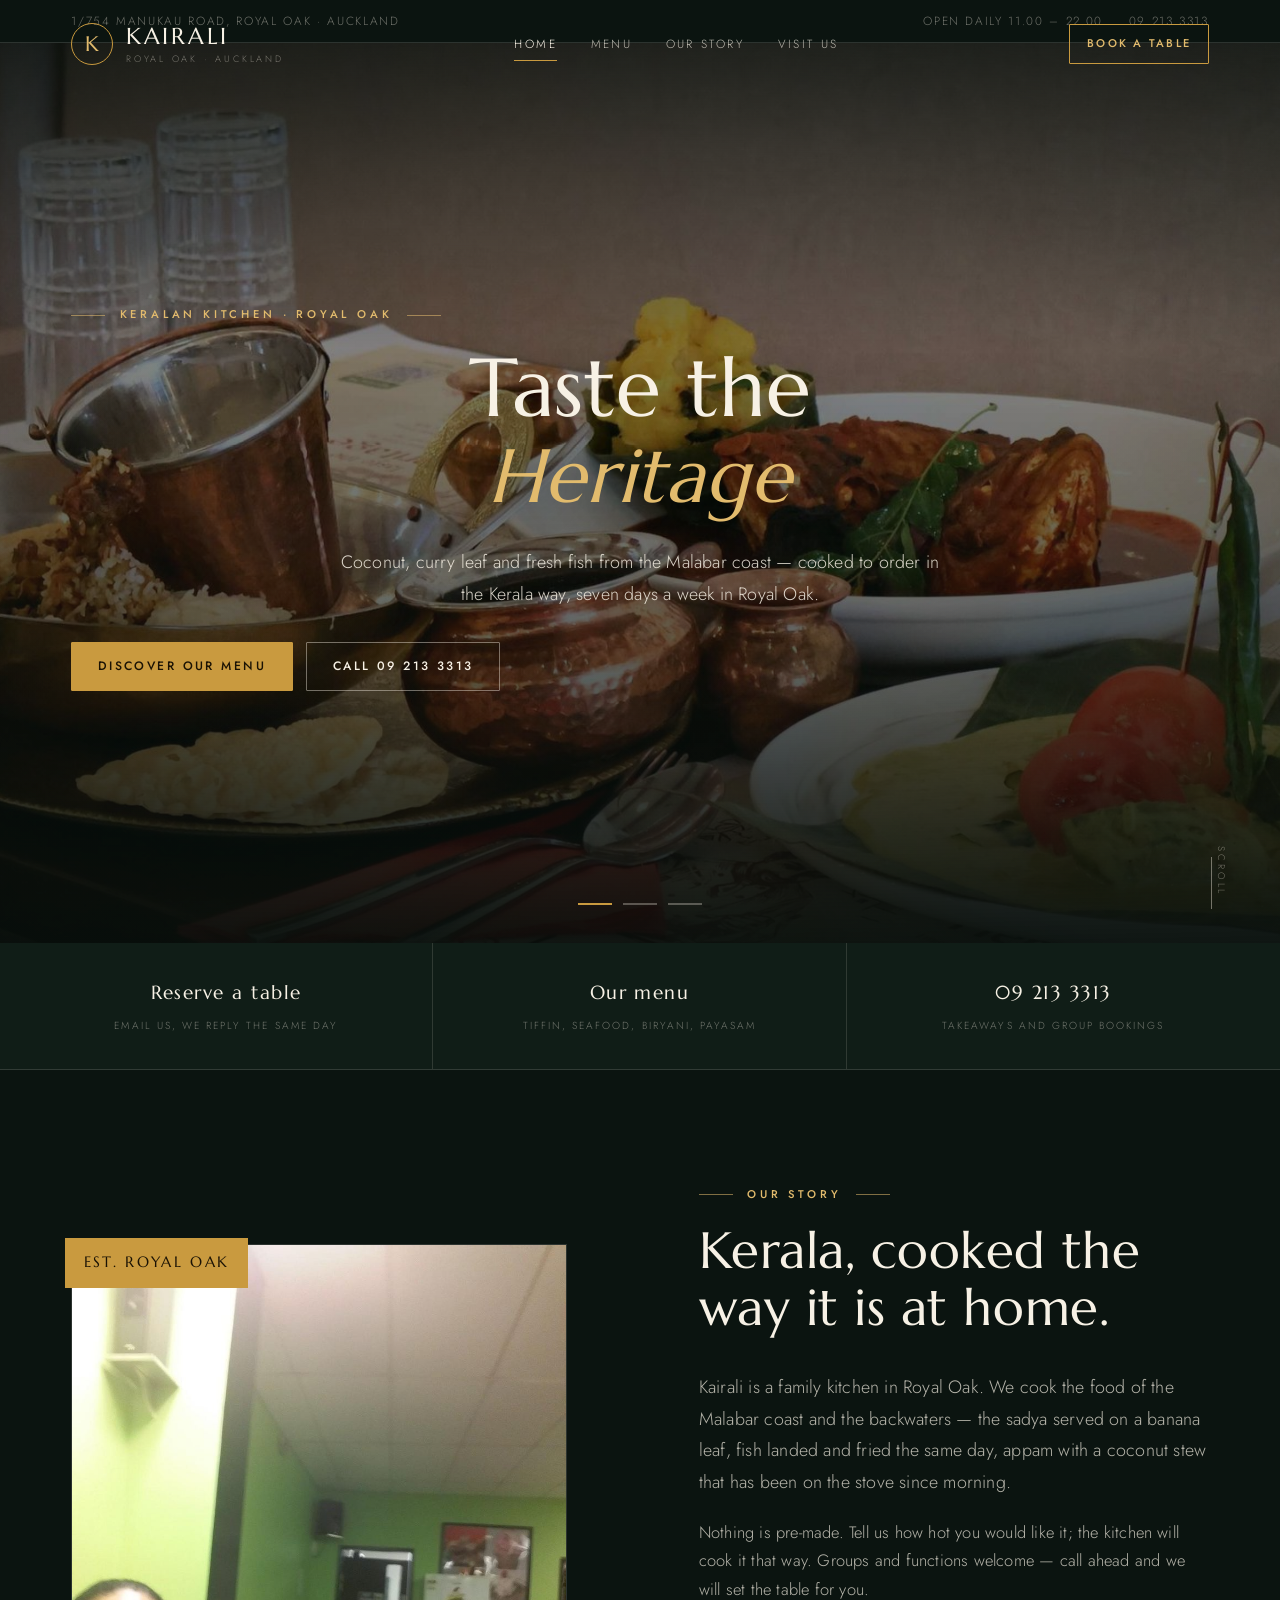
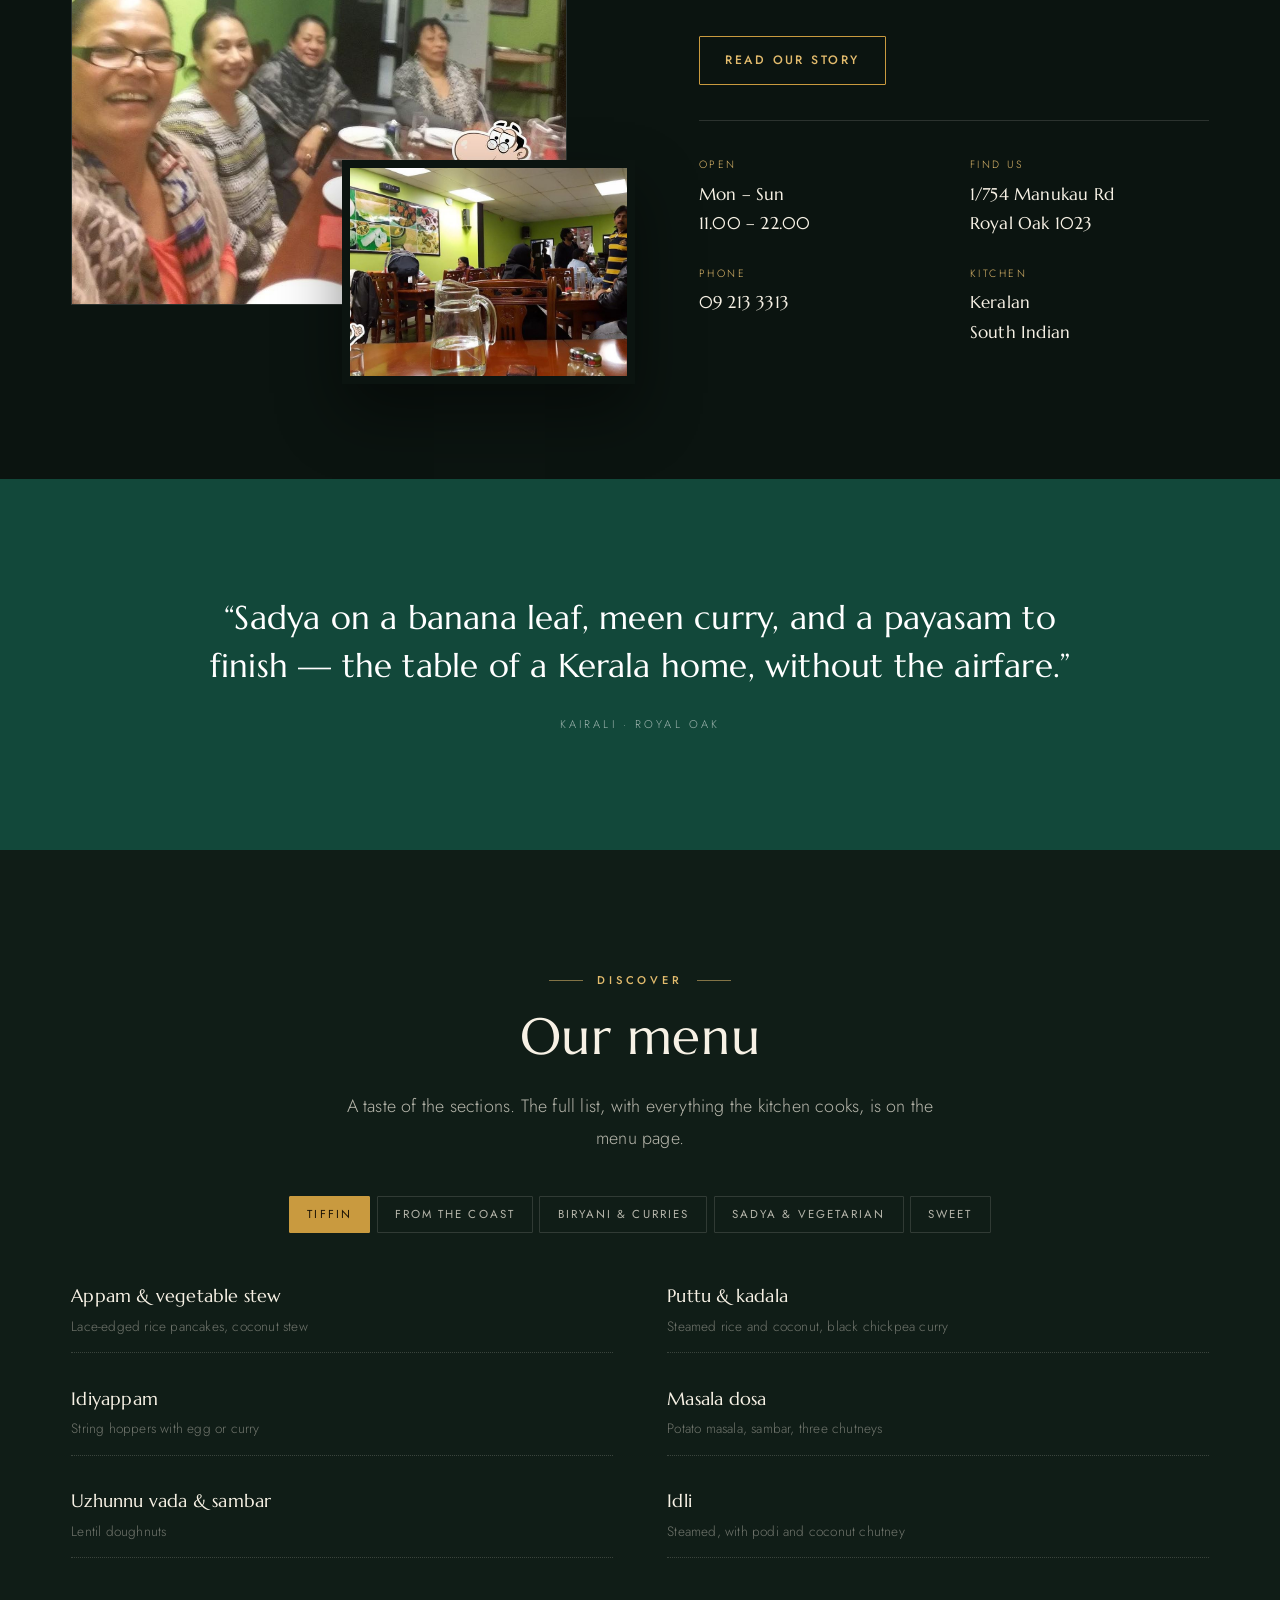
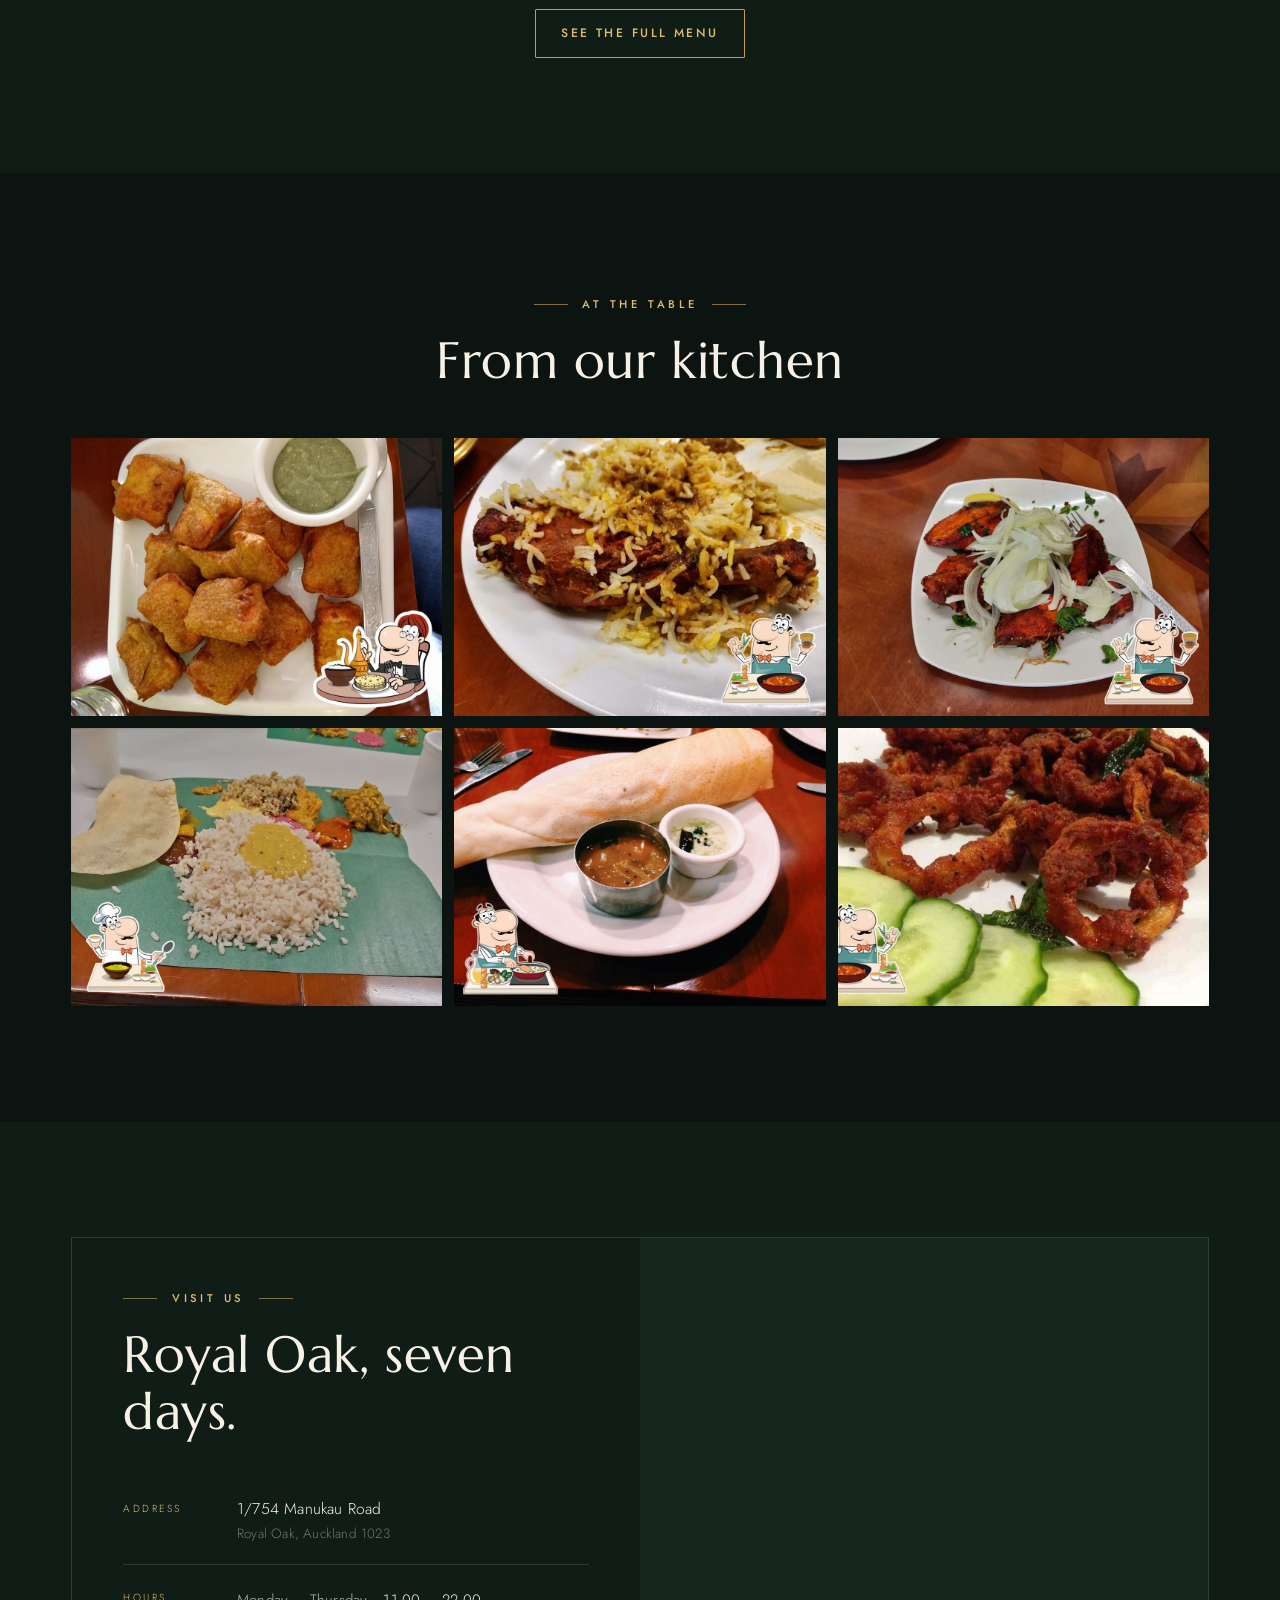
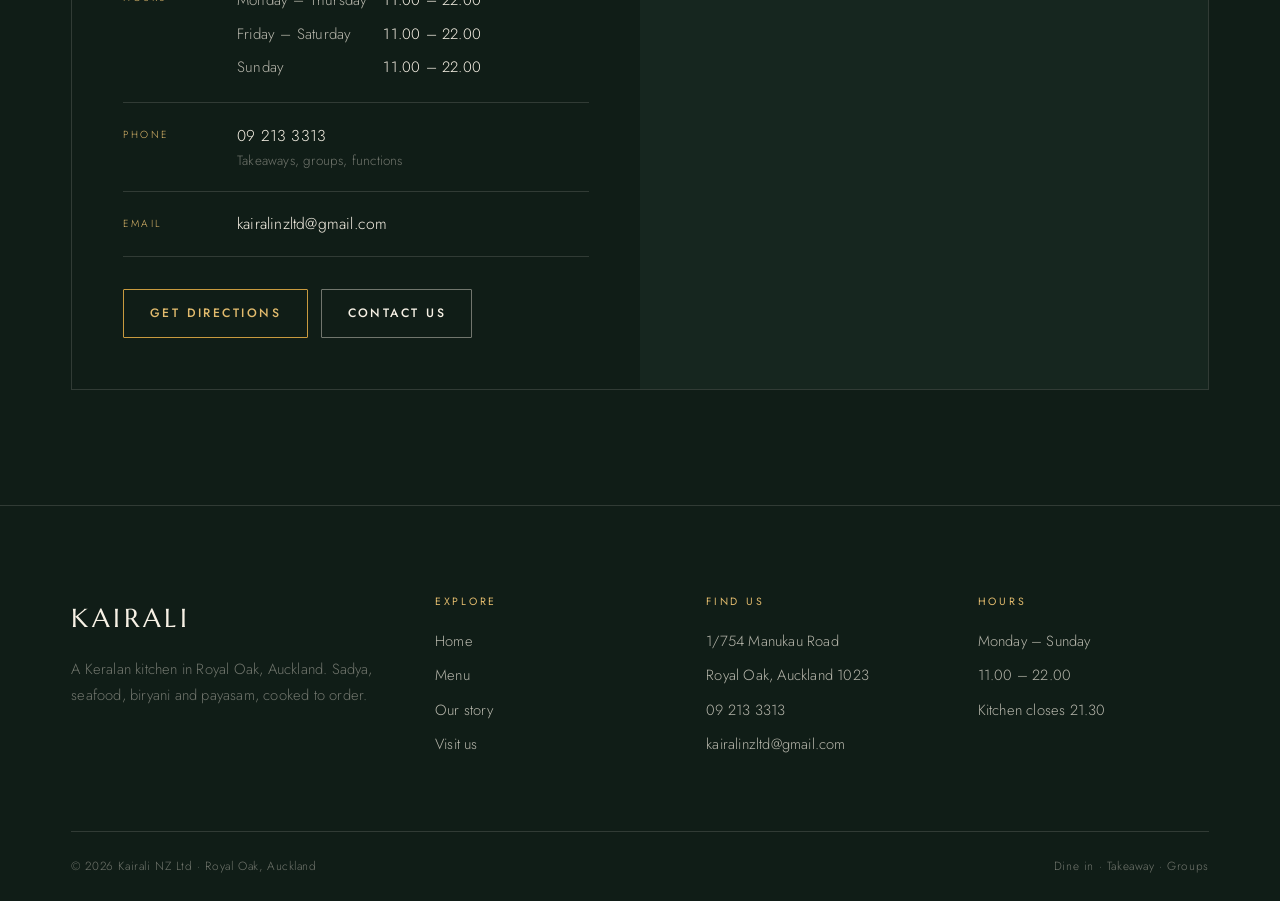
<file: index.html>
<!DOCTYPE html>
<html lang="en-NZ">
<head>
<meta charset="utf-8">
<meta name="viewport" content="width=device-width, initial-scale=1">
<title>Kairali | Keralan Restaurant in Royal Oak, Auckland</title>
<meta name="description" content="Kairali is a Keralan restaurant at 1/754 Manukau Road, Royal Oak, Auckland. Sadya, seafood from the Malabar coast, appam and stew, biryani. Open daily 11am to 10pm. Call 09 213 3313.">
<link rel="canonical" href="https://kairali.nz/">
<meta property="og:title" content="Kairali — Taste the Heritage">
<meta property="og:description" content="Authentic Keralan kitchen in Royal Oak, Auckland. Open daily 11am–10pm.">
<meta property="og:type" content="restaurant">
<meta property="og:url" content="https://kairali.nz/">
<meta property="og:image" content="https://kairali.nz/assets/img/hero-1.jpg">
<meta property="og:locale" content="en_NZ">
<link rel="icon" href="data:image/svg+xml,<svg xmlns='http://www.w3.org/2000/svg' viewBox='0 0 100 100'><rect width='100' height='100' rx='50' fill='%230f3b2e'/><text x='50' y='68' font-size='54' font-family='Georgia,serif' fill='%23e2a83c' text-anchor='middle'>K</text></svg>">
<link rel="preconnect" href="https://fonts.googleapis.com">
<link rel="preconnect" href="https://fonts.gstatic.com" crossorigin>
<link href="https://fonts.googleapis.com/css2?family=Marcellus&family=Jost:wght@300;400;500;600&display=swap" rel="stylesheet">
<link rel="stylesheet" href="assets/css/style.css">
<script type="application/ld+json">
{
  "@context":"https://schema.org",
  "@type":"Restaurant",
  "name":"Kairali",
  "alternateName":"Kairali South Indian Restaurant",
  "servesCuisine":["Keralan","South Indian","Indian"],
  "url":"https://kairali.nz/",
  "image":"https://kairali.nz/assets/img/hero-1.jpg",
  "telephone":"+6492133313",
  "email":"kairalinzltd@gmail.com",
  "priceRange":"$$",
  "address":{
    "@type":"PostalAddress",
    "streetAddress":"1/754 Manukau Road",
    "addressLocality":"Royal Oak, Auckland",
    "postalCode":"1023",
    "addressCountry":"NZ"
  },
  "openingHoursSpecification":[{
    "@type":"OpeningHoursSpecification",
    "dayOfWeek":["Monday","Tuesday","Wednesday","Thursday","Friday","Saturday","Sunday"],
    "opens":"11:00","closes":"22:00"
  }]
}
</script>
</head>
<body>

<div class="topbar">
  <div class="wrap">
    <span>1/754 Manukau Road, Royal Oak · Auckland</span>
    <div class="tb-right">
      <span>Open daily 11.00 – 22.00</span>
      <a href="tel:+6492133313">09 213 3313</a>
    </div>
  </div>
</div>

<header class="site">
  <div class="wrap">
    <a class="brand" href="index.html">
      <span class="mark">K</span>
      <span class="name">Kairali<span class="sub">Royal Oak · Auckland</span></span>
    </a>
    <nav class="links" id="links">
      <a href="index.html" class="on">Home</a>
      <a href="menu.html">Menu</a>
      <a href="about.html">Our story</a>
      <a href="contact.html">Visit us</a>
    </nav>
    <div class="cta">
      <a class="btn sm" href="mailto:kairalinzltd@gmail.com?subject=Table%20booking">Book a table</a>
      <button class="menu-toggle" id="mt" aria-label="Menu" aria-expanded="false">☰</button>
    </div>
  </div>
</header>

<main>

<section class="hero">
  <div class="hero-slides">
    <div class="hero-slide on" style="background-image:url(assets/img/hero-1.jpg)"></div>
    <div class="hero-slide" style="background-image:url(assets/img/hero-2.jpg)"></div>
    <div class="hero-slide" style="background-image:url(assets/img/hero-3.jpg)"></div>
  </div>
  <div class="wrap">
    <p class="eyebrow">Keralan kitchen · Royal Oak</p>
    <h1>Taste the <em>Heritage</em></h1>
    <p class="lede">Coconut, curry leaf and fresh fish from the Malabar coast — cooked to order in the Kerala way, seven days a week in Royal Oak.</p>
    <div class="btn-row">
      <a class="btn solid" href="menu.html">Discover our menu</a>
      <a class="btn ghost" href="tel:+6492133313">Call 09 213 3313</a>
    </div>
  </div>
  <div class="hero-dots">
    <button class="on" aria-label="Slide 1"></button>
    <button aria-label="Slide 2"></button>
    <button aria-label="Slide 3"></button>
  </div>
  <div class="scroll-cue">Scroll</div>
</section>

<div class="quickbar">
  <div class="wrap">
    <a href="mailto:kairalinzltd@gmail.com?subject=Table%20booking">
      <span class="qb-t">Reserve a table</span><span class="qb-s">Email us, we reply the same day</span>
    </a>
    <a href="menu.html">
      <span class="qb-t">Our menu</span><span class="qb-s">Tiffin, seafood, biryani, payasam</span>
    </a>
    <a href="tel:+6492133313">
      <span class="qb-t">09 213 3313</span><span class="qb-s">Takeaways and group bookings</span>
    </a>
  </div>
</div>

<section id="about">
  <div class="wrap about">
    <div class="about-media rv">
      <span class="badge">Est. Royal Oak</span>
      <img class="a1" src="assets/img/about-1.jpg" alt="A table laid at Kairali, Royal Oak" loading="lazy" width="900" height="1200">
      <img class="a2" src="assets/img/about-2.jpg" alt="The dining room at Kairali" loading="lazy" width="800" height="600">
    </div>
    <div class="about-txt rv">
      <p class="eyebrow">Our story</p>
      <h2>Kerala, cooked the way it is at home.</h2>
      <p class="lede">Kairali is a family kitchen in Royal Oak. We cook the food of the Malabar coast and the backwaters — the sadya served on a banana leaf, fish landed and fried the same day, appam with a coconut stew that has been on the stove since morning.</p>
      <p class="muted">Nothing is pre-made. Tell us how hot you would like it; the kitchen will cook it that way. Groups and functions welcome — call ahead and we will set the table for you.</p>
      <div class="btn-row">
        <a class="btn" href="about.html">Read our story</a>
      </div>
      <dl class="about-facts">
        <div><dt>Open</dt><dd>Mon – Sun<br>11.00 – 22.00</dd></div>
        <div><dt>Find us</dt><dd>1/754 Manukau Rd<br>Royal Oak 1023</dd></div>
        <div><dt>Phone</dt><dd><a href="tel:+6492133313">09 213 3313</a></dd></div>
        <div><dt>Kitchen</dt><dd>Keralan<br>South Indian</dd></div>
      </dl>
    </div>
  </div>
</section>

<section class="quote">
  <div class="wrap">
    <p>“Sadya on a banana leaf, meen curry, and a payasam to finish — the table of a Kerala home, without the airfare.”</p>
    <div class="who">Kairali · Royal Oak</div>
  </div>
</section>

<section id="menu-preview" class="band">
  <div class="wrap">
    <div class="sec-head center rv">
      <p class="eyebrow">Discover</p>
      <h2>Our menu</h2>
      <p class="lede">A taste of the sections. The full list, with everything the kitchen cooks, is on the menu page.</p>
    </div>

    <div class="menu-tabs rv">
      <button class="on" data-tab="t-tiffin">Tiffin</button>
      <button data-tab="t-coast">From the coast</button>
      <button data-tab="t-biryani">Biryani &amp; curries</button>
      <button data-tab="t-veg">Sadya &amp; vegetarian</button>
      <button data-tab="t-sweet">Sweet</button>
    </div>

    <div class="dish-panel on" id="t-tiffin">
      <div class="dish-grid">
        <div class="dish"><span><span class="d-n">Appam &amp; vegetable stew</span><span class="d-d">Lace-edged rice pancakes, coconut stew</span></span></div>
        <div class="dish"><span><span class="d-n">Puttu &amp; kadala</span><span class="d-d">Steamed rice and coconut, black chickpea curry</span></span></div>
        <div class="dish"><span><span class="d-n">Idiyappam</span><span class="d-d">String hoppers with egg or curry</span></span></div>
        <div class="dish"><span><span class="d-n">Masala dosa</span><span class="d-d">Potato masala, sambar, three chutneys</span></span></div>
        <div class="dish"><span><span class="d-n">Uzhunnu vada &amp; sambar</span><span class="d-d">Lentil doughnuts</span></span></div>
        <div class="dish"><span><span class="d-n">Idli</span><span class="d-d">Steamed, with podi and coconut chutney</span></span></div>
      </div>
    </div>

    <div class="dish-panel" id="t-coast">
      <div class="dish-grid">
        <div class="dish"><span><span class="d-n">Meen curry</span><span class="d-d">Fish simmered in tamarind and coconut</span></span></div>
        <div class="dish"><span><span class="d-n">Meen pollichathu</span><span class="d-d">Fish wrapped and grilled in banana leaf</span></span></div>
        <div class="dish"><span><span class="d-n">Prawn moilee</span><span class="d-d">Prawns in mild coconut milk</span></span></div>
        <div class="dish"><span><span class="d-n">Karimeen fry</span><span class="d-d">Pearl spot, pan fried with masala</span></span></div>
        <div class="dish"><span><span class="d-n">Koonthal roast</span><span class="d-d">Squid roasted with coconut slivers</span></span></div>
        <div class="dish"><span><span class="d-n">Fish fry</span><span class="d-d">The day's fish, rice-flour crust</span></span></div>
      </div>
    </div>

    <div class="dish-panel" id="t-biryani">
      <div class="dish-grid">
        <div class="dish"><span><span class="d-n">Thalassery chicken biryani</span><span class="d-d">Short-grain kaima rice, fried onion, raita</span></span></div>
        <div class="dish"><span><span class="d-n">Malabar mutton biryani</span><span class="d-d">Slow-cooked, with pickle and pappadam</span></span></div>
        <div class="dish"><span><span class="d-n">Beef ularthiyathu</span><span class="d-d">Dry-roasted beef with coconut and pepper</span></span></div>
        <div class="dish"><span><span class="d-n">Chicken mappas</span><span class="d-d">Chicken in coconut milk, gently spiced</span></span></div>
        <div class="dish"><span><span class="d-n">Nadan chicken curry</span><span class="d-d">Country-style, roasted coconut masala</span></span></div>
        <div class="dish"><span><span class="d-n">Kappa &amp; kanji</span><span class="d-d">Tapioca and rice gruel, the Kerala supper</span></span></div>
      </div>
    </div>

    <div class="dish-panel" id="t-veg">
      <div class="dish-grid">
        <div class="dish"><span><span class="d-n">Sadya on banana leaf</span><span class="d-d">Rice, sambar, avial, thoran, kalan, pickle, pappadam, payasam</span></span></div>
        <div class="dish"><span><span class="d-n">Avial</span><span class="d-d">Mixed vegetables, coconut and yoghurt</span></span></div>
        <div class="dish"><span><span class="d-n">Thoran of the day</span><span class="d-d">Garden vegetable, grated coconut, curry leaf</span></span></div>
        <div class="dish"><span><span class="d-n">Kalan</span><span class="d-d">Yam and plantain in a peppered yoghurt gravy</span></span></div>
        <div class="dish"><span><span class="d-n">Olan</span><span class="d-d">Ash gourd and coconut milk, very mild</span></span></div>
        <div class="dish"><span><span class="d-n">Pachadi</span><span class="d-d">Cooling yoghurt with mustard and curry leaf</span></span></div>
      </div>
    </div>

    <div class="dish-panel" id="t-sweet">
      <div class="dish-grid">
        <div class="dish"><span><span class="d-n">Palada payasam</span><span class="d-d">Rice flakes, milk, cardamom</span></span></div>
        <div class="dish"><span><span class="d-n">Semiya payasam</span><span class="d-d">Vermicelli and cashew</span></span></div>
        <div class="dish"><span><span class="d-n">Unnakkaya</span><span class="d-d">Stuffed plantain, Malabar sweet</span></span></div>
        <div class="dish"><span><span class="d-n">Ela ada</span><span class="d-d">Steamed rice parcel, coconut and jaggery</span></span></div>
      </div>
    </div>

    <div class="btn-row" style="justify-content:center;margin-top:3.2rem">
      <a class="btn" href="menu.html">See the full menu</a>
    </div>
  </div>
</section>

<section id="gallery">
  <div class="wrap">
    <div class="sec-head center rv" style="margin-bottom:3rem">
      <p class="eyebrow">At the table</p>
      <h2>From our kitchen</h2>
    </div>
  </div>
  <div class="wrap">
    <div class="gal rv">
      <figure><img src="assets/img/g1.jpg" alt="Keralan dishes at Kairali" loading="lazy" width="1000" height="750"><figcaption>Chef's plates</figcaption></figure>
      <figure><img src="assets/img/g2.jpg" alt="A meal at Kairali Royal Oak" loading="lazy" width="1000" height="750"><figcaption>At the table</figcaption></figure>
      <figure><img src="assets/img/g3.jpg" alt="Kairali dining room" loading="lazy" width="1000" height="750"><figcaption>The dining room</figcaption></figure>
      <figure><img src="assets/img/g4.jpg" alt="Keralan food served at Kairali" loading="lazy" width="1000" height="750"><figcaption>Served fresh</figcaption></figure>
      <figure><img src="assets/img/g5.jpg" alt="Dishes from the Kairali kitchen" loading="lazy" width="1000" height="750"><figcaption>From the coast</figcaption></figure>
      <figure><img src="assets/img/g6.jpg" alt="Kerala specialities at Kairali" loading="lazy" width="1000" height="750"><figcaption>Kerala specialities</figcaption></figure>
    </div>
  </div>
</section>

<section id="visit" class="band">
  <div class="wrap">
    <div class="visit rv">
      <div class="visit-info">
        <p class="eyebrow">Visit us</p>
        <h2>Royal Oak, seven days.</h2>
        <div class="vrow">
          <div class="k">Address</div>
          <div class="v">1/754 Manukau Road<small>Royal Oak, Auckland 1023</small></div>
        </div>
        <div class="vrow">
          <div class="k">Hours</div>
          <div class="v">
            <ul class="hours">
              <li><span>Monday – Thursday</span><span>11.00 – 22.00</span></li>
              <li><span>Friday – Saturday</span><span>11.00 – 22.00</span></li>
              <li><span>Sunday</span><span>11.00 – 22.00</span></li>
            </ul>
          </div>
        </div>
        <div class="vrow">
          <div class="k">Phone</div>
          <div class="v"><a href="tel:+6492133313">09 213 3313</a><small>Takeaways, groups, functions</small></div>
        </div>
        <div class="vrow">
          <div class="k">Email</div>
          <div class="v"><a href="mailto:kairalinzltd@gmail.com">kairalinzltd@gmail.com</a></div>
        </div>
        <div class="btn-row">
          <a class="btn" href="https://www.google.com/maps/search/?api=1&query=Kairali+1%2F754+Manukau+Road+Royal+Oak+Auckland" target="_blank" rel="noopener">Get directions</a>
          <a class="btn ghost" href="contact.html">Contact us</a>
        </div>
      </div>
      <div class="map">
        <iframe title="Kairali on the map" src="https://maps.google.com/maps?q=1%2F754%20Manukau%20Road%2C%20Royal%20Oak%2C%20Auckland&z=15&output=embed" loading="lazy" referrerpolicy="no-referrer-when-downgrade"></iframe>
      </div>
    </div>
  </div>
</section>

</main>

<footer>
  <div class="wrap">
    <div class="foot-grid">
      <div class="foot-brand">
        <span class="name">Kairali</span>
        <p>A Keralan kitchen in Royal Oak, Auckland. Sadya, seafood, biryani and payasam, cooked to order.</p>
      </div>
      <div>
        <h4>Explore</h4>
        <ul>
          <li><a href="index.html">Home</a></li>
          <li><a href="menu.html">Menu</a></li>
          <li><a href="about.html">Our story</a></li>
          <li><a href="contact.html">Visit us</a></li>
        </ul>
      </div>
      <div>
        <h4>Find us</h4>
        <ul>
          <li>1/754 Manukau Road</li>
          <li>Royal Oak, Auckland 1023</li>
          <li><a href="tel:+6492133313">09 213 3313</a></li>
          <li><a href="mailto:kairalinzltd@gmail.com">kairalinzltd@gmail.com</a></li>
        </ul>
      </div>
      <div>
        <h4>Hours</h4>
        <ul>
          <li>Monday – Sunday</li>
          <li>11.00 – 22.00</li>
          <li>Kitchen closes 21.30</li>
        </ul>
      </div>
    </div>
    <div class="foot-bottom">
      <span>© <span data-year>2026</span> Kairali NZ Ltd · Royal Oak, Auckland</span>
      <span>Dine in · Takeaway · Groups</span>
    </div>
  </div>
</footer>

<script src="assets/js/main.js"></script>
</body>
</html>
</file>
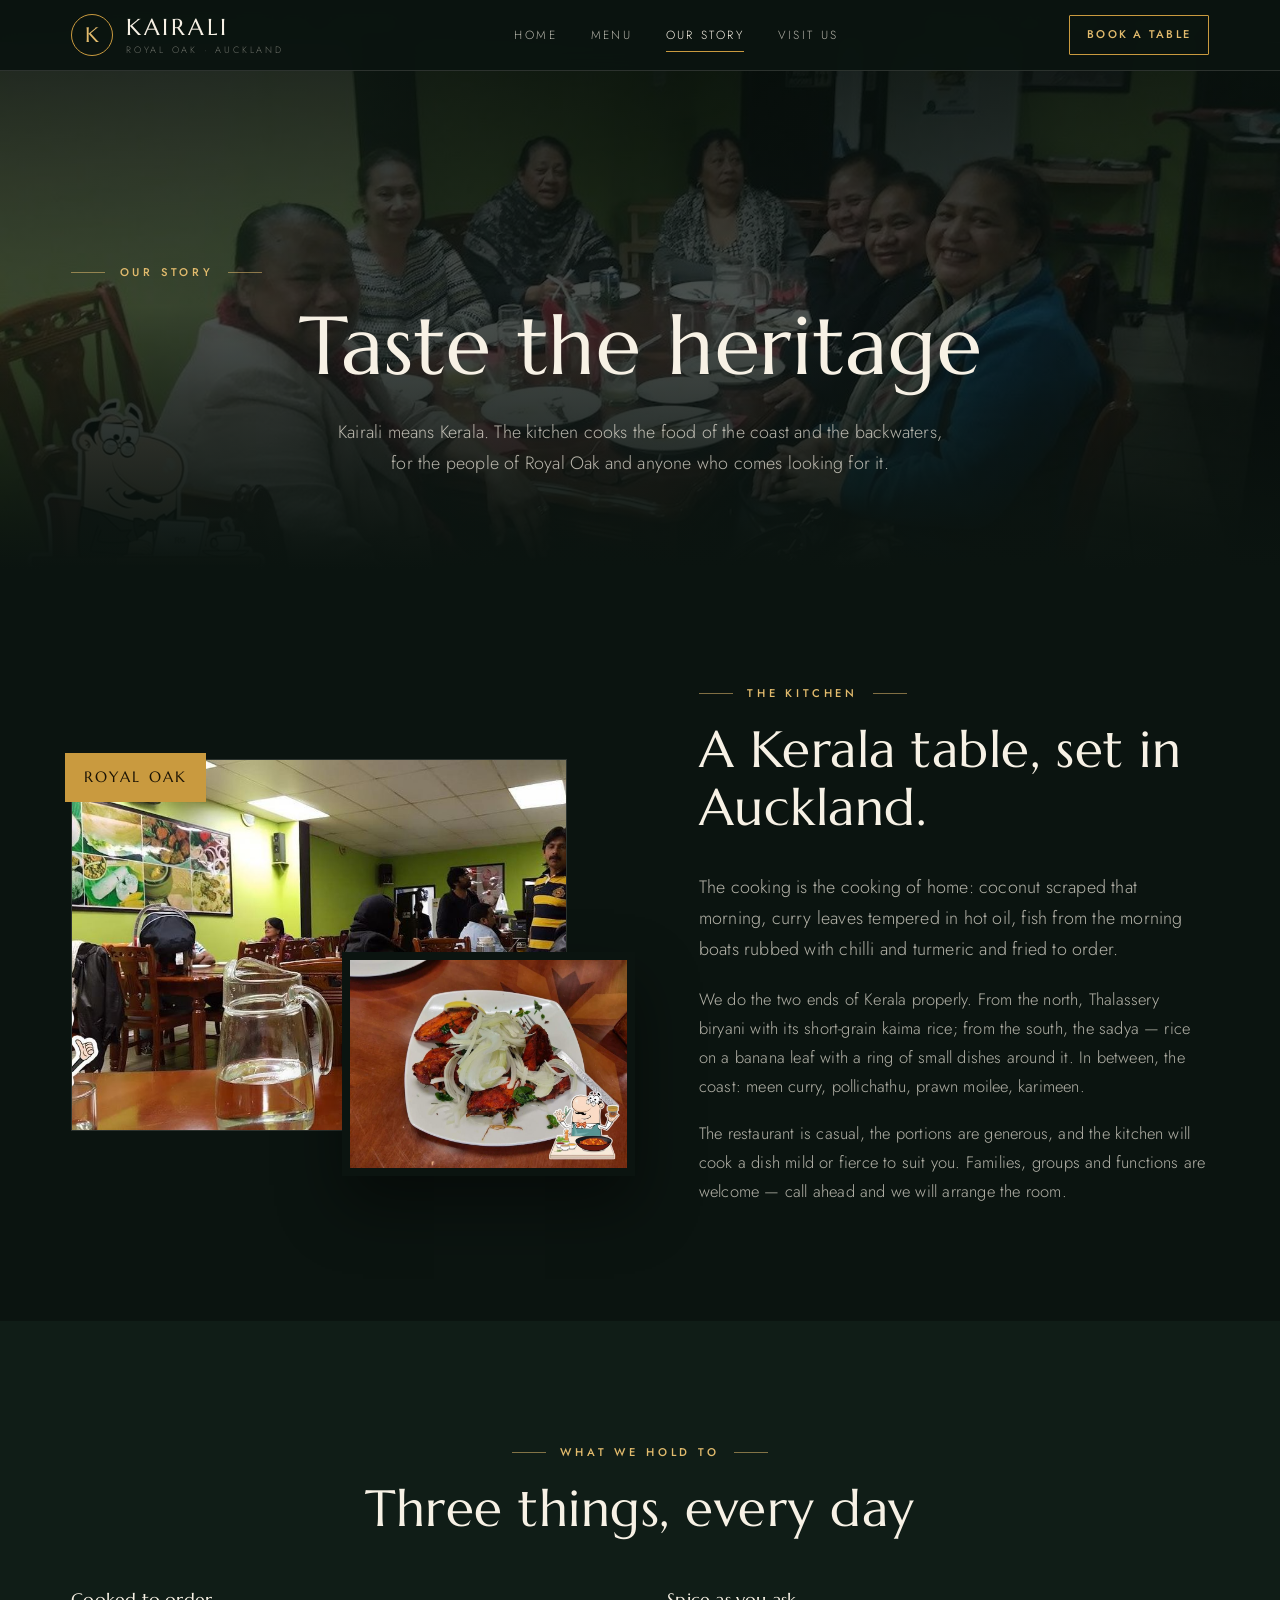
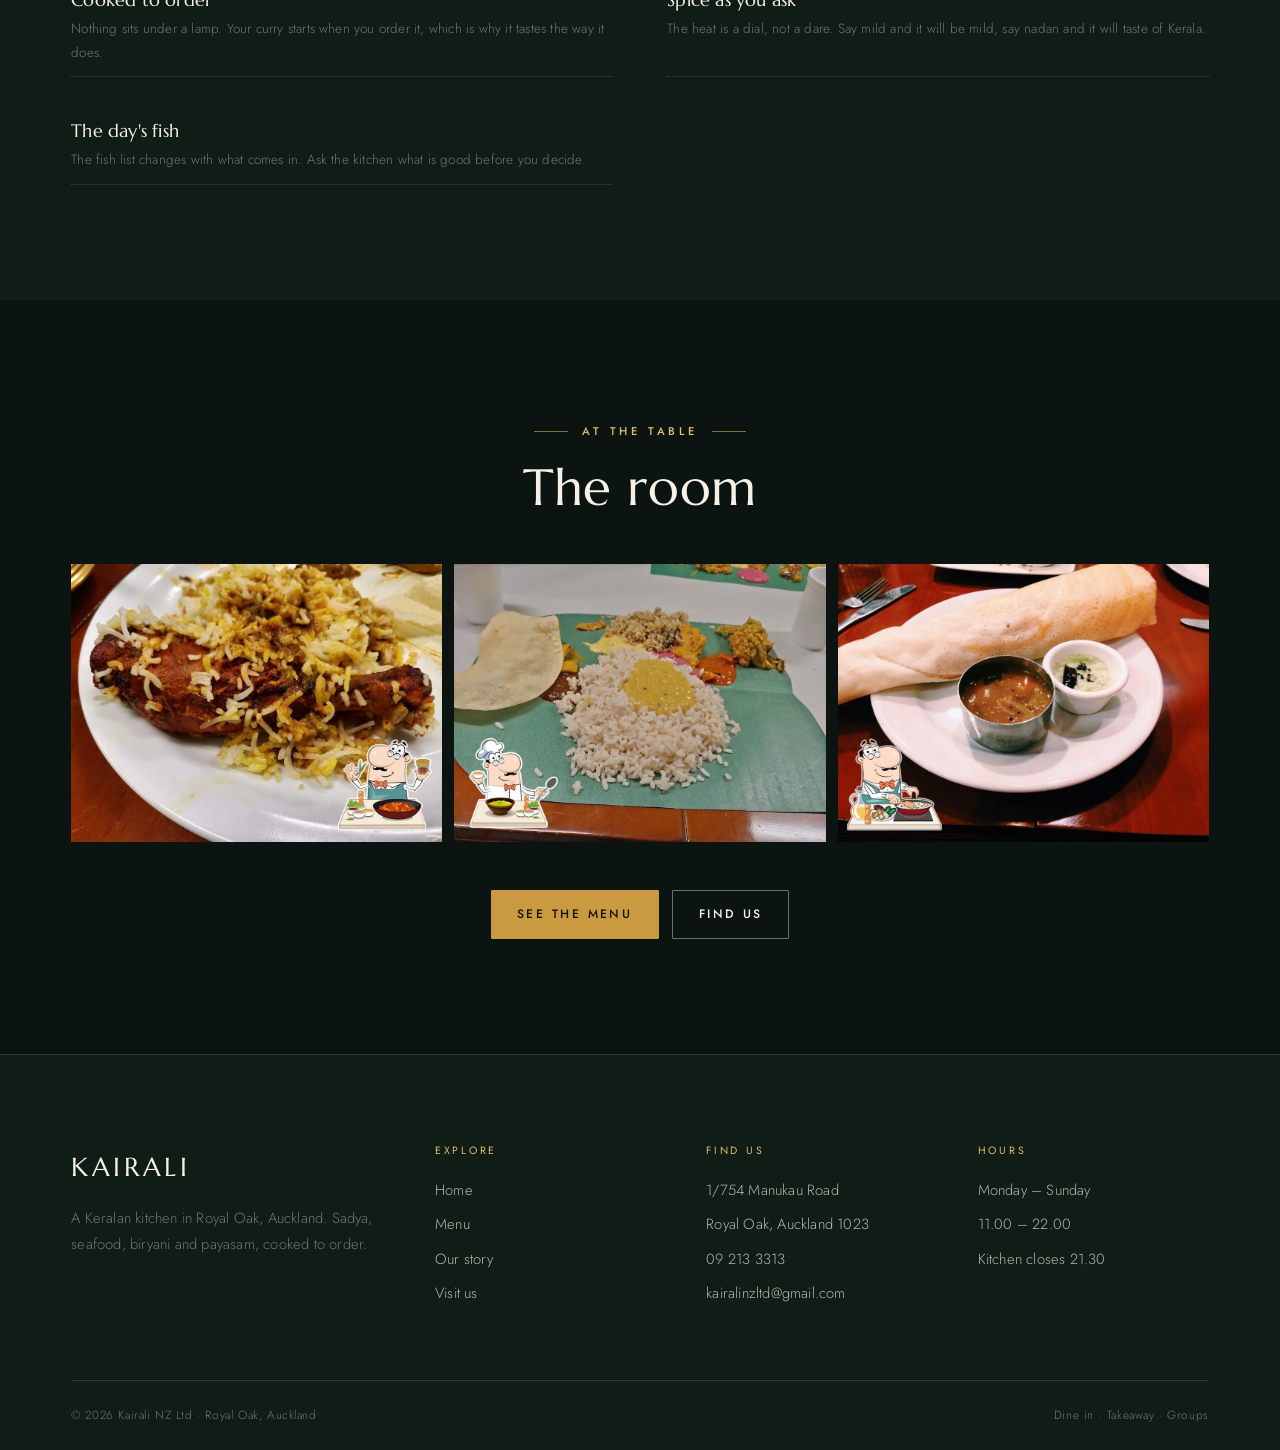
<file: about.html>
<!DOCTYPE html>
<html lang="en-NZ">
<head>
<meta charset="utf-8">
<meta name="viewport" content="width=device-width, initial-scale=1">
<title>Our story | Kairali — Keralan Restaurant, Royal Oak Auckland</title>
<meta name="description" content="Kairali is a family Keralan kitchen in Royal Oak, Auckland. Sadya on a banana leaf, Malabar seafood, Thalassery biryani and payasam, cooked to order.">
<link rel="canonical" href="https://kairali.nz/about.html">
<meta property="og:title" content="Our story — Kairali, Royal Oak">
<meta property="og:description" content="A family Keralan kitchen in Royal Oak, Auckland.">
<meta property="og:type" content="website">
<meta property="og:url" content="https://kairali.nz/about.html">
<meta property="og:image" content="https://kairali.nz/assets/img/about-1.jpg">
<link rel="icon" href="data:image/svg+xml,<svg xmlns='http://www.w3.org/2000/svg' viewBox='0 0 100 100'><rect width='100' height='100' rx='50' fill='%230f3b2e'/><text x='50' y='68' font-size='54' font-family='Georgia,serif' fill='%23e2a83c' text-anchor='middle'>K</text></svg>">
<link rel="preconnect" href="https://fonts.googleapis.com">
<link rel="preconnect" href="https://fonts.gstatic.com" crossorigin>
<link href="https://fonts.googleapis.com/css2?family=Marcellus&family=Jost:wght@300;400;500;600&display=swap" rel="stylesheet">
<link rel="stylesheet" href="assets/css/style.css">
</head>
<body>

<div class="topbar">
  <div class="wrap">
    <span>1/754 Manukau Road, Royal Oak · Auckland</span>
    <div class="tb-right">
      <span>Open daily 11.00 – 22.00</span>
      <a href="tel:+6492133313">09 213 3313</a>
    </div>
  </div>
</div>

<header class="site solid">
  <div class="wrap">
    <a class="brand" href="index.html">
      <span class="mark">K</span>
      <span class="name">Kairali<span class="sub">Royal Oak · Auckland</span></span>
    </a>
    <nav class="links" id="links">
      <a href="index.html">Home</a>
      <a href="menu.html">Menu</a>
      <a href="about.html" class="on">Our story</a>
      <a href="contact.html">Visit us</a>
    </nav>
    <div class="cta">
      <a class="btn sm" href="mailto:kairalinzltd@gmail.com?subject=Table%20booking">Book a table</a>
      <button class="menu-toggle" id="mt" aria-label="Menu" aria-expanded="false">☰</button>
    </div>
  </div>
</header>

<main>

<section class="page-hero" style="background-image:url(assets/img/hero-3.jpg)">
  <div class="wrap">
    <p class="eyebrow">Our story</p>
    <h1>Taste the heritage</h1>
    <p class="lede">Kairali means Kerala. The kitchen cooks the food of the coast and the backwaters, for the people of Royal Oak and anyone who comes looking for it.</p>
  </div>
</section>

<section>
  <div class="wrap about">
    <div class="about-media rv">
      <span class="badge">Royal Oak</span>
      <img class="a1" src="assets/img/about-2.jpg" alt="The dining room at Kairali" loading="lazy" width="800" height="600">
      <img class="a2" src="assets/img/g3.jpg" alt="A table at Kairali" loading="lazy" width="1000" height="750">
    </div>
    <div class="about-txt rv">
      <p class="eyebrow">The kitchen</p>
      <h2>A Kerala table, set in Auckland.</h2>
      <p class="lede">The cooking is the cooking of home: coconut scraped that morning, curry leaves tempered in hot oil, fish from the morning boats rubbed with chilli and turmeric and fried to order.</p>
      <p class="muted">We do the two ends of Kerala properly. From the north, Thalassery biryani with its short-grain kaima rice; from the south, the sadya — rice on a banana leaf with a ring of small dishes around it. In between, the coast: meen curry, pollichathu, prawn moilee, karimeen.</p>
      <p class="muted">The restaurant is casual, the portions are generous, and the kitchen will cook a dish mild or fierce to suit you. Families, groups and functions are welcome — call ahead and we will arrange the room.</p>
    </div>
  </div>
</section>

<section class="band">
  <div class="wrap">
    <div class="sec-head center rv">
      <p class="eyebrow">What we hold to</p>
      <h2>Three things, every day</h2>
    </div>
    <div class="dish-grid rv" style="margin-top:3rem;gap:2.4rem 3.4rem">
      <div class="mi"><div class="mi-top"><span class="mi-n">Cooked to order</span></div><p class="mi-d">Nothing sits under a lamp. Your curry starts when you order it, which is why it tastes the way it does.</p></div>
      <div class="mi"><div class="mi-top"><span class="mi-n">Spice as you ask</span></div><p class="mi-d">The heat is a dial, not a dare. Say mild and it will be mild, say nadan and it will taste of Kerala.</p></div>
      <div class="mi"><div class="mi-top"><span class="mi-n">The day's fish</span></div><p class="mi-d">The fish list changes with what comes in. Ask the kitchen what is good before you decide.</p></div>
    </div>
  </div>
</section>

<section>
  <div class="wrap">
    <div class="sec-head center rv" style="margin-bottom:3rem">
      <p class="eyebrow">At the table</p>
      <h2>The room</h2>
    </div>
    <div class="gal rv">
      <figure><img src="assets/img/g2.jpg" alt="Dining at Kairali" loading="lazy" width="1000" height="750"></figure>
      <figure><img src="assets/img/g4.jpg" alt="Food at Kairali" loading="lazy" width="1000" height="750"></figure>
      <figure><img src="assets/img/g5.jpg" alt="Keralan dishes" loading="lazy" width="1000" height="750"></figure>
    </div>
    <div class="btn-row" style="justify-content:center;margin-top:3rem">
      <a class="btn solid" href="menu.html">See the menu</a>
      <a class="btn ghost" href="contact.html">Find us</a>
    </div>
  </div>
</section>

</main>

<footer>
  <div class="wrap">
    <div class="foot-grid">
      <div class="foot-brand">
        <span class="name">Kairali</span>
        <p>A Keralan kitchen in Royal Oak, Auckland. Sadya, seafood, biryani and payasam, cooked to order.</p>
      </div>
      <div>
        <h4>Explore</h4>
        <ul>
          <li><a href="index.html">Home</a></li>
          <li><a href="menu.html">Menu</a></li>
          <li><a href="about.html">Our story</a></li>
          <li><a href="contact.html">Visit us</a></li>
        </ul>
      </div>
      <div>
        <h4>Find us</h4>
        <ul>
          <li>1/754 Manukau Road</li>
          <li>Royal Oak, Auckland 1023</li>
          <li><a href="tel:+6492133313">09 213 3313</a></li>
          <li><a href="mailto:kairalinzltd@gmail.com">kairalinzltd@gmail.com</a></li>
        </ul>
      </div>
      <div>
        <h4>Hours</h4>
        <ul>
          <li>Monday – Sunday</li>
          <li>11.00 – 22.00</li>
          <li>Kitchen closes 21.30</li>
        </ul>
      </div>
    </div>
    <div class="foot-bottom">
      <span>© <span data-year>2026</span> Kairali NZ Ltd · Royal Oak, Auckland</span>
      <span>Dine in · Takeaway · Groups</span>
    </div>
  </div>
</footer>

<script src="assets/js/main.js"></script>
</body>
</html>
</file>
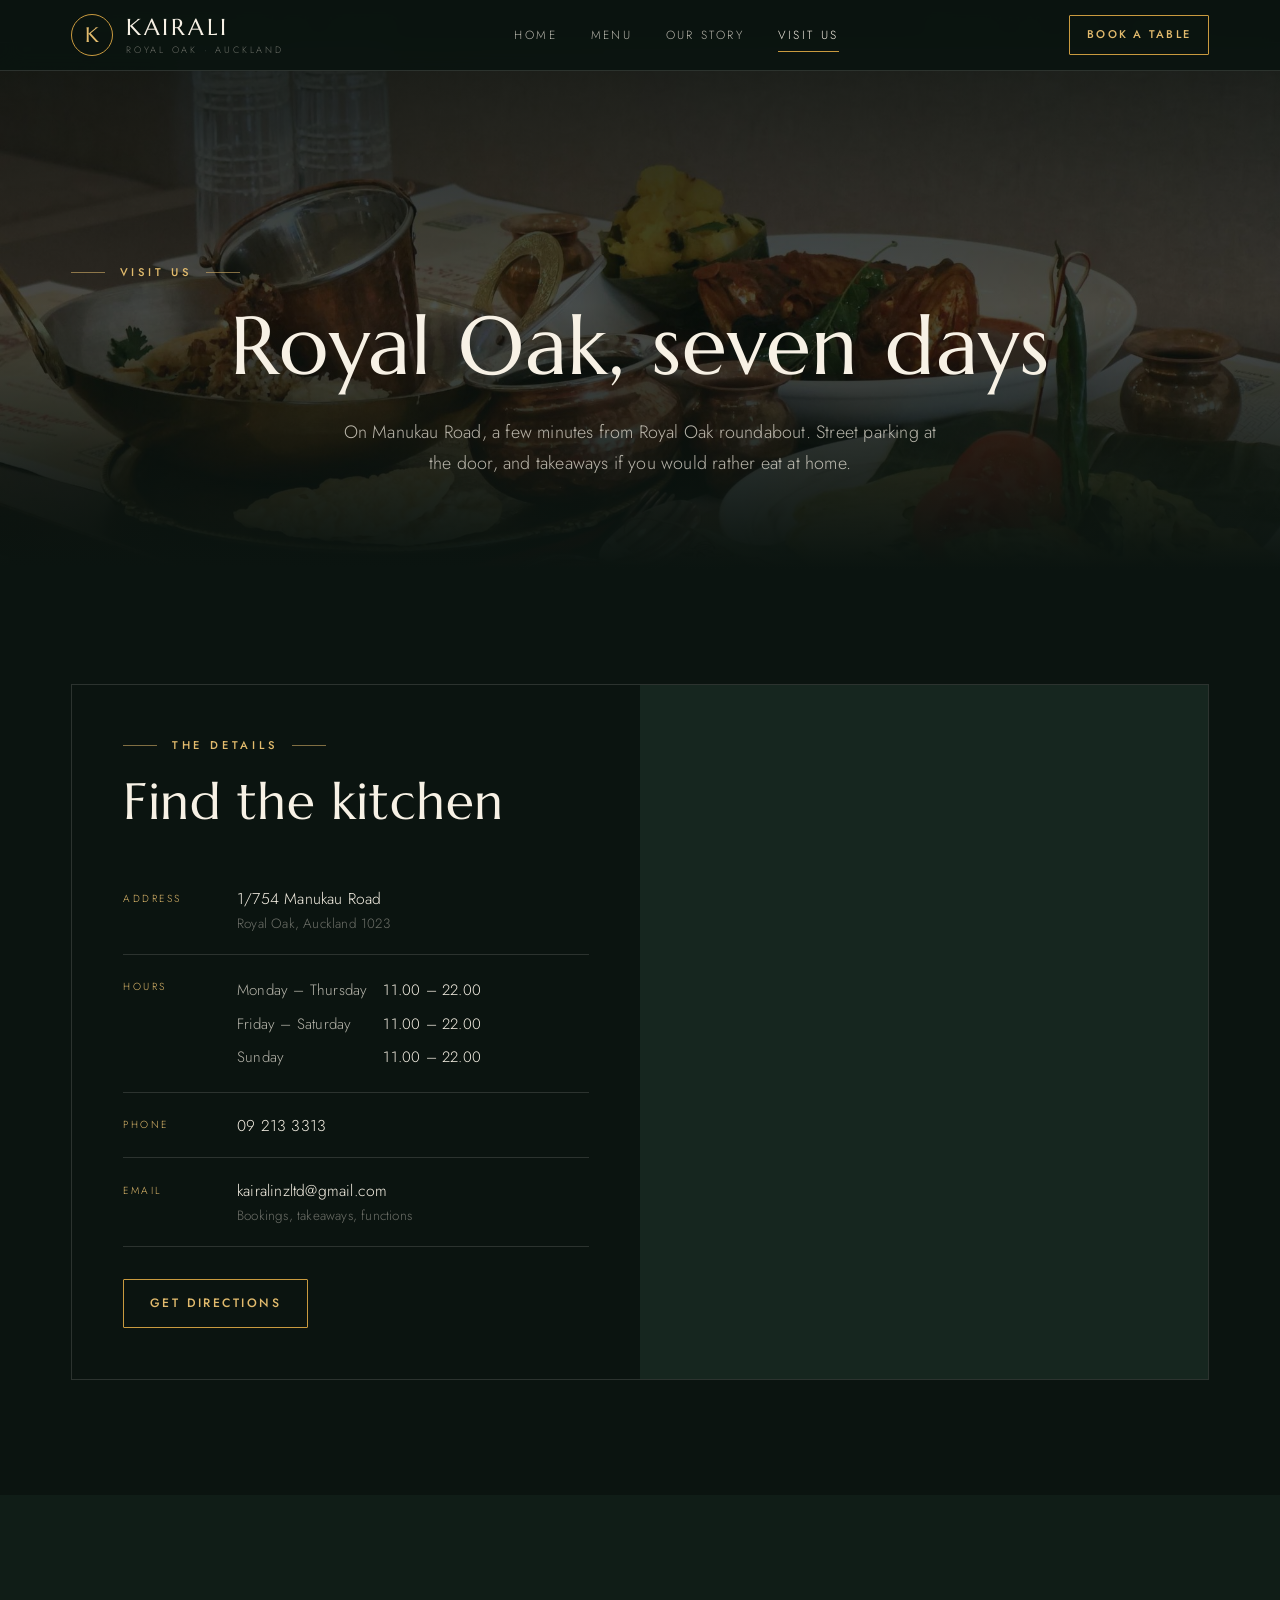
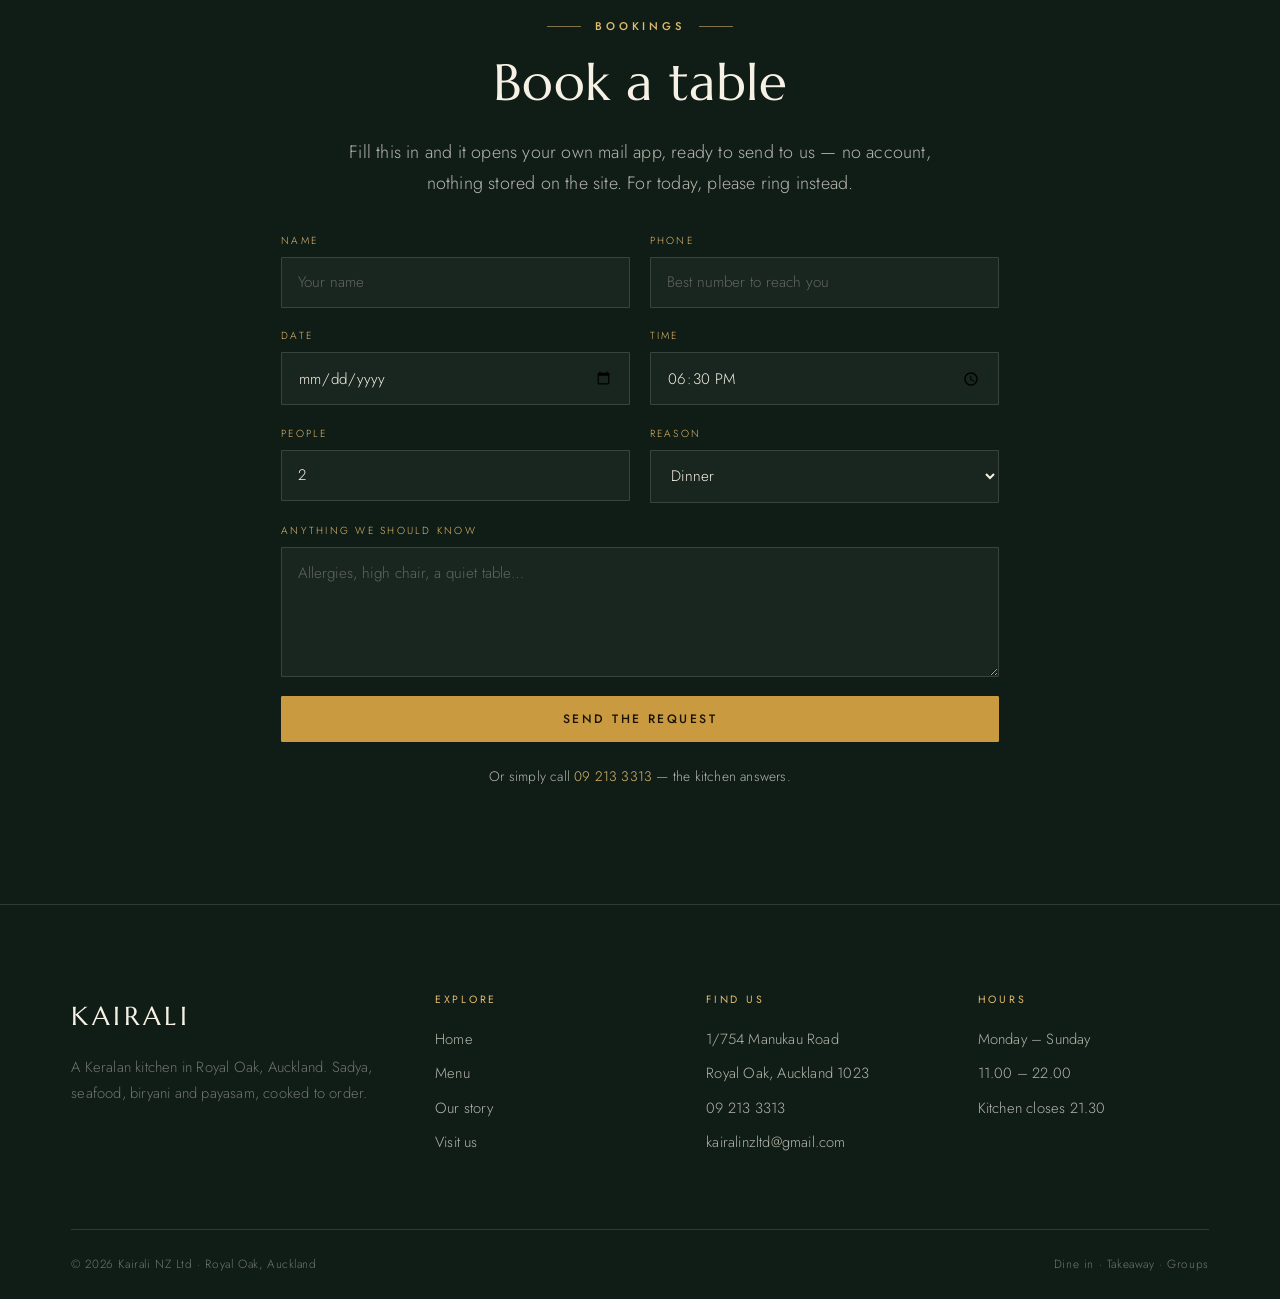
<file: contact.html>
<!DOCTYPE html>
<html lang="en-NZ">
<head>
<meta charset="utf-8">
<meta name="viewport" content="width=device-width, initial-scale=1">
<title>Visit us | Kairali — 1/754 Manukau Road, Royal Oak, Auckland</title>
<meta name="description" content="Kairali, 1/754 Manukau Road, Royal Oak, Auckland 1023. Open daily 11am to 10pm. Phone 09 213 3313. Table bookings, takeaways and group functions.">
<link rel="canonical" href="https://kairali.nz/contact.html">
<meta property="og:title" content="Visit Kairali — Royal Oak, Auckland">
<meta property="og:description" content="1/754 Manukau Road, Royal Oak. Open daily 11am–10pm. 09 213 3313.">
<meta property="og:type" content="website">
<meta property="og:url" content="https://kairali.nz/contact.html">
<link rel="icon" href="data:image/svg+xml,<svg xmlns='http://www.w3.org/2000/svg' viewBox='0 0 100 100'><rect width='100' height='100' rx='50' fill='%230f3b2e'/><text x='50' y='68' font-size='54' font-family='Georgia,serif' fill='%23e2a83c' text-anchor='middle'>K</text></svg>">
<link rel="preconnect" href="https://fonts.googleapis.com">
<link rel="preconnect" href="https://fonts.gstatic.com" crossorigin>
<link href="https://fonts.googleapis.com/css2?family=Marcellus&family=Jost:wght@300;400;500;600&display=swap" rel="stylesheet">
<link rel="stylesheet" href="assets/css/style.css">
</head>
<body>

<div class="topbar">
  <div class="wrap">
    <span>1/754 Manukau Road, Royal Oak · Auckland</span>
    <div class="tb-right">
      <span>Open daily 11.00 – 22.00</span>
      <a href="tel:+6492133313">09 213 3313</a>
    </div>
  </div>
</div>

<header class="site solid">
  <div class="wrap">
    <a class="brand" href="index.html">
      <span class="mark">K</span>
      <span class="name">Kairali<span class="sub">Royal Oak · Auckland</span></span>
    </a>
    <nav class="links" id="links">
      <a href="index.html">Home</a>
      <a href="menu.html">Menu</a>
      <a href="about.html">Our story</a>
      <a href="contact.html" class="on">Visit us</a>
    </nav>
    <div class="cta">
      <a class="btn sm" href="mailto:kairalinzltd@gmail.com?subject=Table%20booking">Book a table</a>
      <button class="menu-toggle" id="mt" aria-label="Menu" aria-expanded="false">☰</button>
    </div>
  </div>
</header>

<main>

<section class="page-hero" style="background-image:url(assets/img/hero-1.jpg)">
  <div class="wrap">
    <p class="eyebrow">Visit us</p>
    <h1>Royal Oak, seven days</h1>
    <p class="lede">On Manukau Road, a few minutes from Royal Oak roundabout. Street parking at the door, and takeaways if you would rather eat at home.</p>
  </div>
</section>

<section>
  <div class="wrap">
    <div class="visit rv">
      <div class="visit-info">
        <p class="eyebrow">The details</p>
        <h2>Find the kitchen</h2>
        <div class="vrow">
          <div class="k">Address</div>
          <div class="v">1/754 Manukau Road<small>Royal Oak, Auckland 1023</small></div>
        </div>
        <div class="vrow">
          <div class="k">Hours</div>
          <div class="v">
            <ul class="hours">
              <li><span>Monday – Thursday</span><span>11.00 – 22.00</span></li>
              <li><span>Friday – Saturday</span><span>11.00 – 22.00</span></li>
              <li><span>Sunday</span><span>11.00 – 22.00</span></li>
            </ul>
          </div>
        </div>
        <div class="vrow">
          <div class="k">Phone</div>
          <div class="v"><a href="tel:+6492133313">09 213 3313</a></div>
        </div>
        <div class="vrow">
          <div class="k">Email</div>
          <div class="v"><a href="mailto:kairalinzltd@gmail.com">kairalinzltd@gmail.com</a><small>Bookings, takeaways, functions</small></div>
        </div>
        <div class="btn-row">
          <a class="btn" href="https://www.google.com/maps/search/?api=1&query=Kairali+1%2F754+Manukau+Road+Royal+Oak+Auckland" target="_blank" rel="noopener">Get directions</a>
        </div>
      </div>
      <div class="map">
        <iframe title="Kairali on the map" src="https://maps.google.com/maps?q=1%2F754%20Manukau%20Road%2C%20Royal%20Oak%2C%20Auckland&z=15&output=embed" loading="lazy" referrerpolicy="no-referrer-when-downgrade"></iframe>
      </div>
    </div>
  </div>
</section>

<section class="band">
  <div class="wrap" style="max-width:820px">
    <div class="sec-head center rv">
      <p class="eyebrow">Bookings</p>
      <h2>Book a table</h2>
      <p class="lede">Fill this in and it opens your own mail app, ready to send to us — no account, nothing stored on the site. For today, please ring instead.</p>
    </div>
    <form class="form rv" id="book" novalidate>
      <div class="field">
        <label for="n">Name</label>
        <input id="n" name="name" type="text" placeholder="Your name" required>
      </div>
      <div class="field">
        <label for="p">Phone</label>
        <input id="p" name="phone" type="tel" placeholder="Best number to reach you" required>
      </div>
      <div class="field">
        <label for="d">Date</label>
        <input id="d" name="date" type="date" required>
      </div>
      <div class="field">
        <label for="t">Time</label>
        <input id="t" name="time" type="time" value="18:30" required>
      </div>
      <div class="field">
        <label for="g">People</label>
        <input id="g" name="guests" type="number" min="1" max="40" value="2" required>
      </div>
      <div class="field">
        <label for="r">Reason</label>
        <select id="r" name="reason">
          <option>Dinner</option>
          <option>Lunch</option>
          <option>Birthday</option>
          <option>Family group</option>
          <option>Function enquiry</option>
        </select>
      </div>
      <div class="field full">
        <label for="m">Anything we should know</label>
        <textarea id="m" name="notes" placeholder="Allergies, high chair, a quiet table…"></textarea>
      </div>
      <div class="field full">
        <button class="btn solid" type="submit" style="width:100%">Send the request</button>
      </div>
    </form>
    <p class="center muted" style="margin-top:1.4rem;font-size:.86rem">Or simply call <a href="tel:+6492133313" style="color:var(--gold-lt)">09 213 3313</a> — the kitchen answers.</p>
  </div>
</section>

</main>

<footer>
  <div class="wrap">
    <div class="foot-grid">
      <div class="foot-brand">
        <span class="name">Kairali</span>
        <p>A Keralan kitchen in Royal Oak, Auckland. Sadya, seafood, biryani and payasam, cooked to order.</p>
      </div>
      <div>
        <h4>Explore</h4>
        <ul>
          <li><a href="index.html">Home</a></li>
          <li><a href="menu.html">Menu</a></li>
          <li><a href="about.html">Our story</a></li>
          <li><a href="contact.html">Visit us</a></li>
        </ul>
      </div>
      <div>
        <h4>Find us</h4>
        <ul>
          <li>1/754 Manukau Road</li>
          <li>Royal Oak, Auckland 1023</li>
          <li><a href="tel:+6492133313">09 213 3313</a></li>
          <li><a href="mailto:kairalinzltd@gmail.com">kairalinzltd@gmail.com</a></li>
        </ul>
      </div>
      <div>
        <h4>Hours</h4>
        <ul>
          <li>Monday – Sunday</li>
          <li>11.00 – 22.00</li>
          <li>Kitchen closes 21.30</li>
        </ul>
      </div>
    </div>
    <div class="foot-bottom">
      <span>© <span data-year>2026</span> Kairali NZ Ltd · Royal Oak, Auckland</span>
      <span>Dine in · Takeaway · Groups</span>
    </div>
  </div>
</footer>

<script src="assets/js/main.js"></script>
<script>
document.getElementById("book").addEventListener("submit", function (e) {
  e.preventDefault();
  var f = e.target;
  if (!f.name.value || !f.phone.value || !f.date.value) {
    alert("Please add your name, a phone number and the date.");
    return;
  }
  var body =
    "Table booking request\n\n" +
    "Name: " + f.name.value + "\n" +
    "Phone: " + f.phone.value + "\n" +
    "Date: " + f.date.value + "\n" +
    "Time: " + f.time.value + "\n" +
    "People: " + f.guests.value + "\n" +
    "Reason: " + f.reason.value + "\n\n" +
    "Notes: " + f.notes.value + "\n";
  window.location.href =
    "mailto:kairalinzltd@gmail.com?subject=" +
    encodeURIComponent("Table booking — " + f.date.value + " " + f.time.value) +
    "&body=" + encodeURIComponent(body);
});
</script>
</body>
</html>
</file>
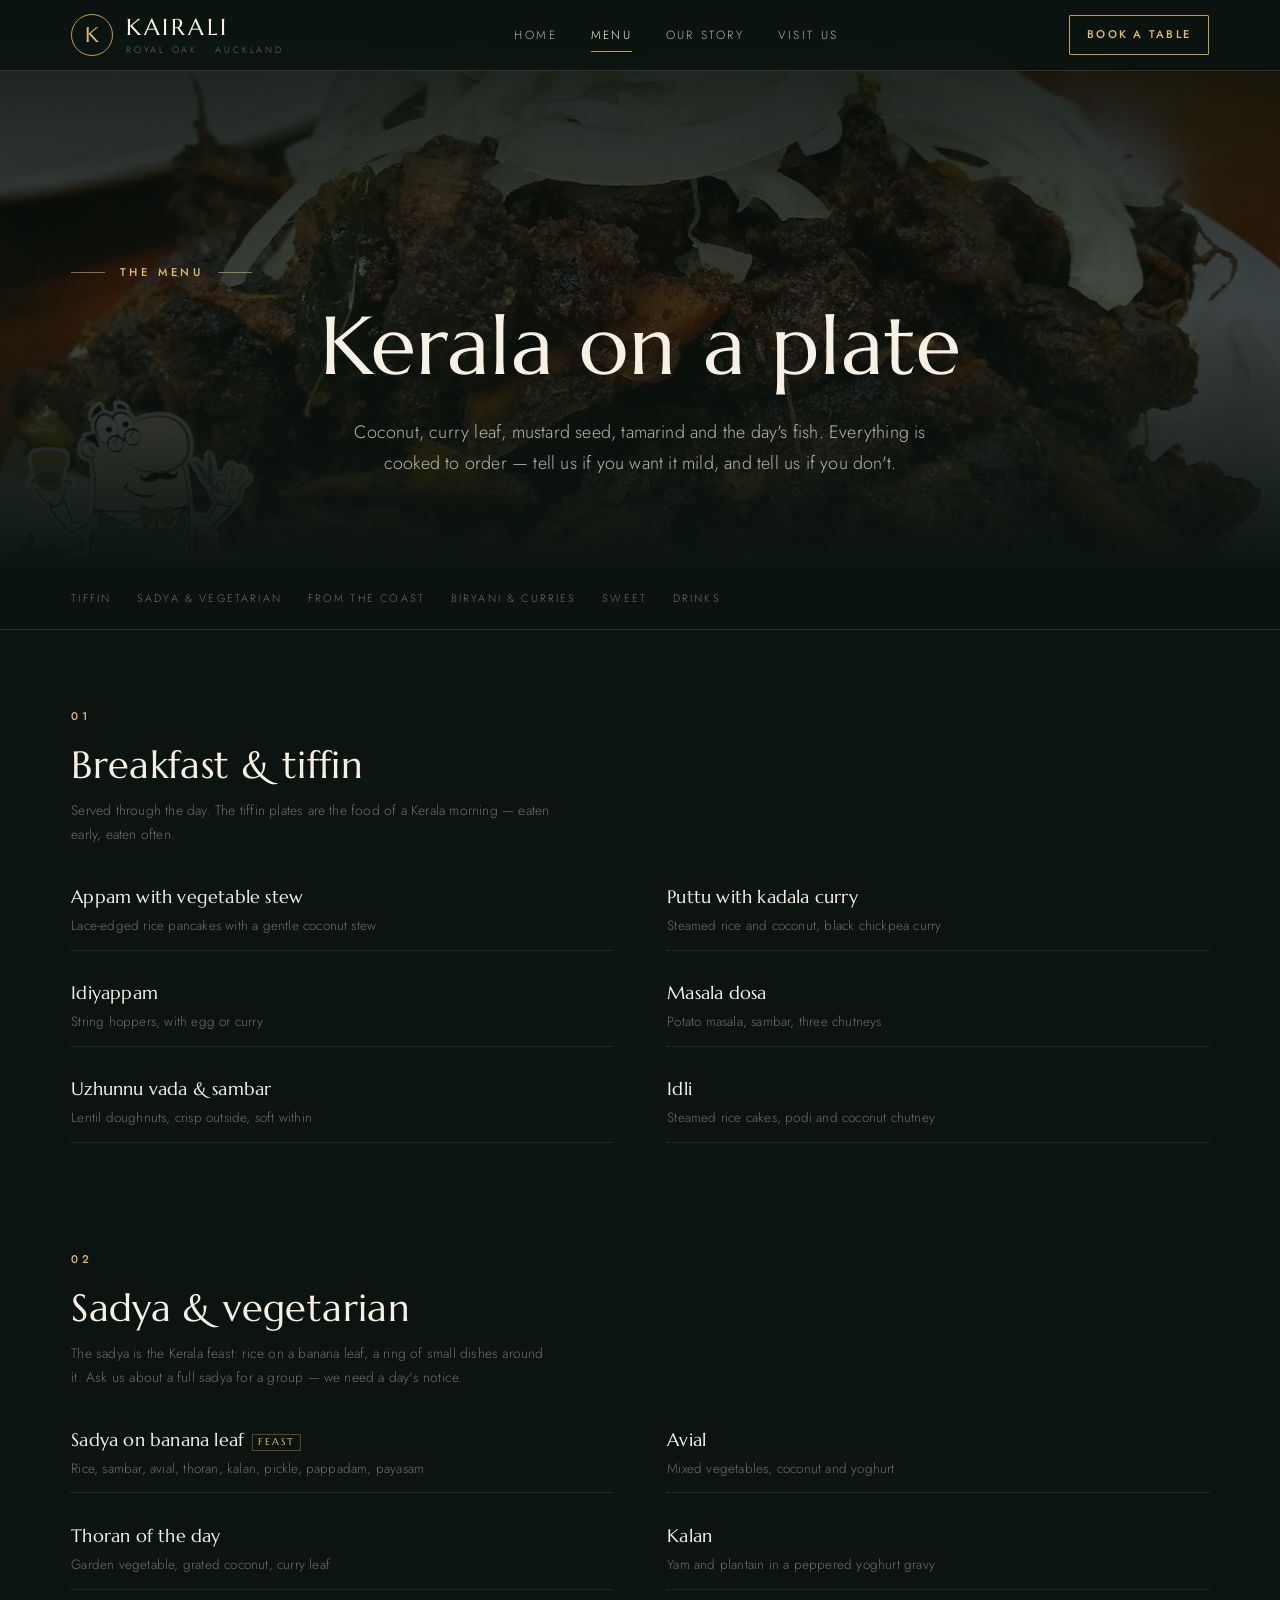
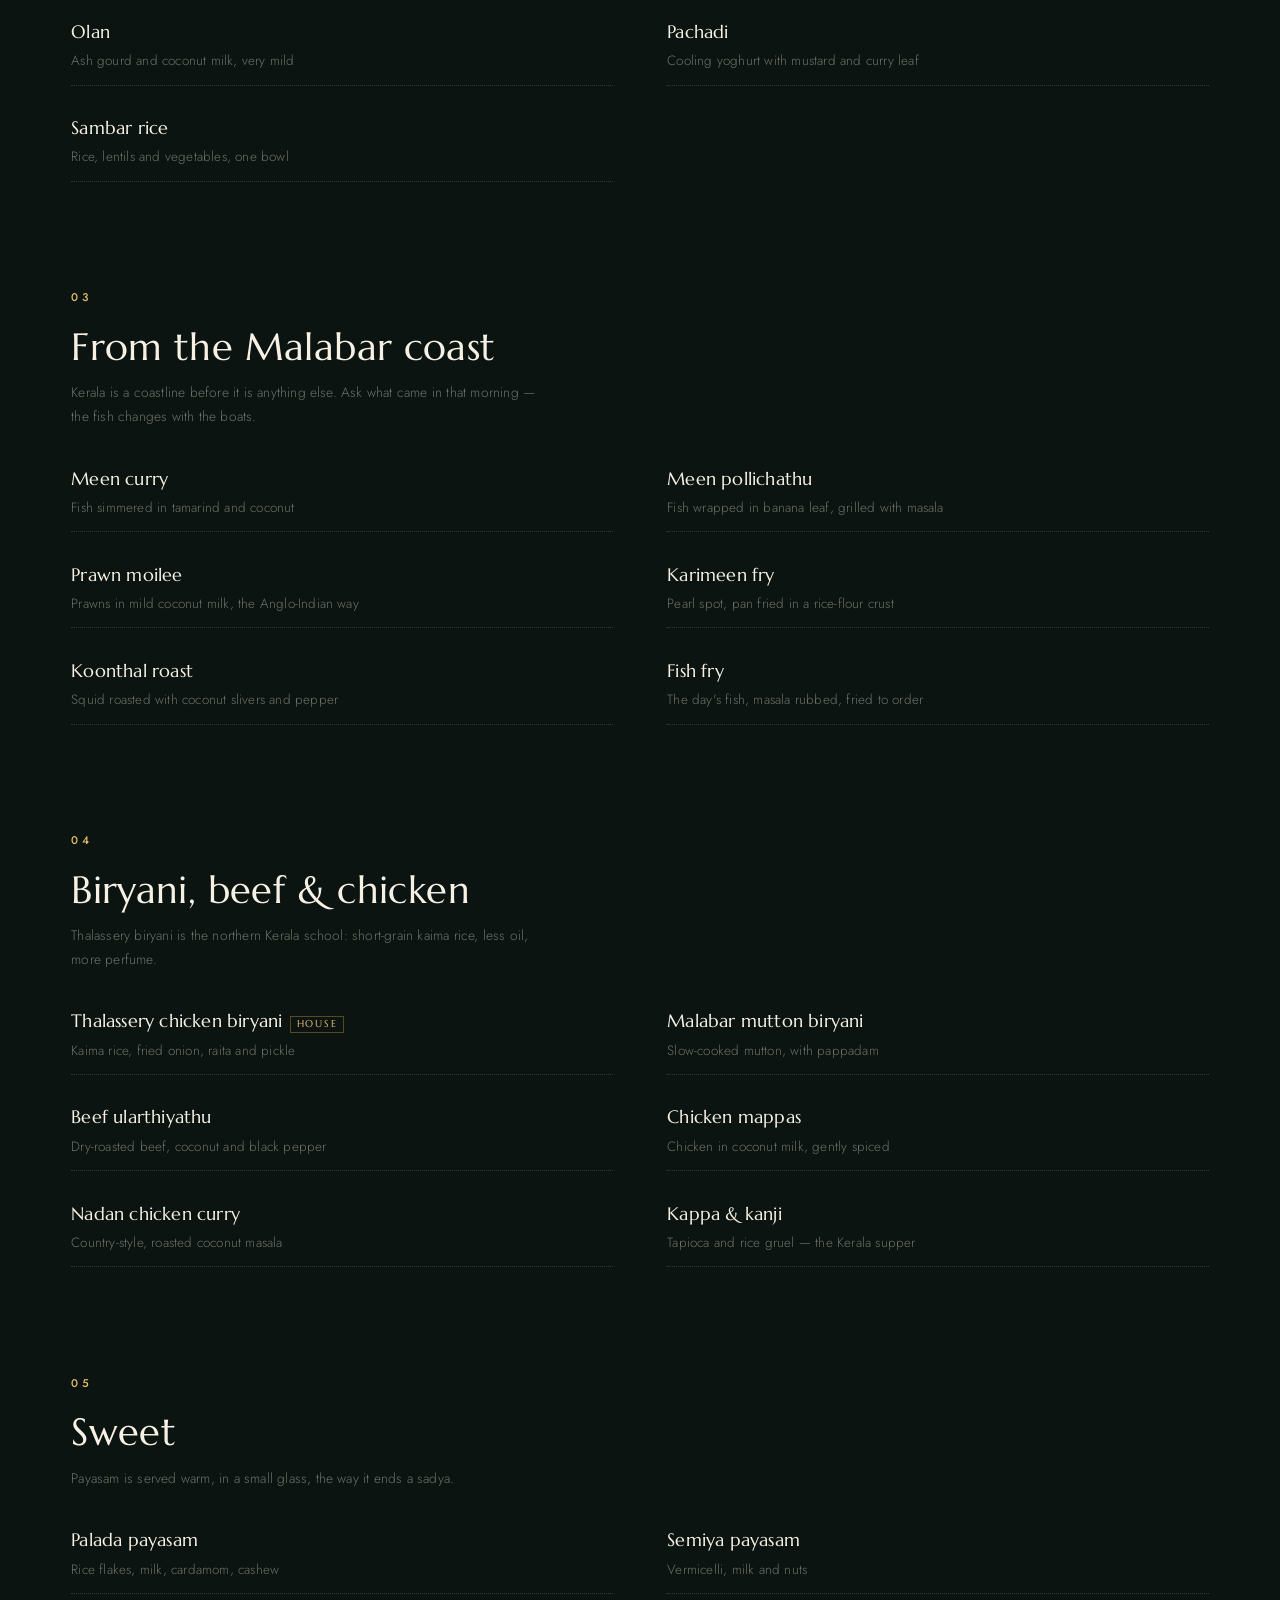
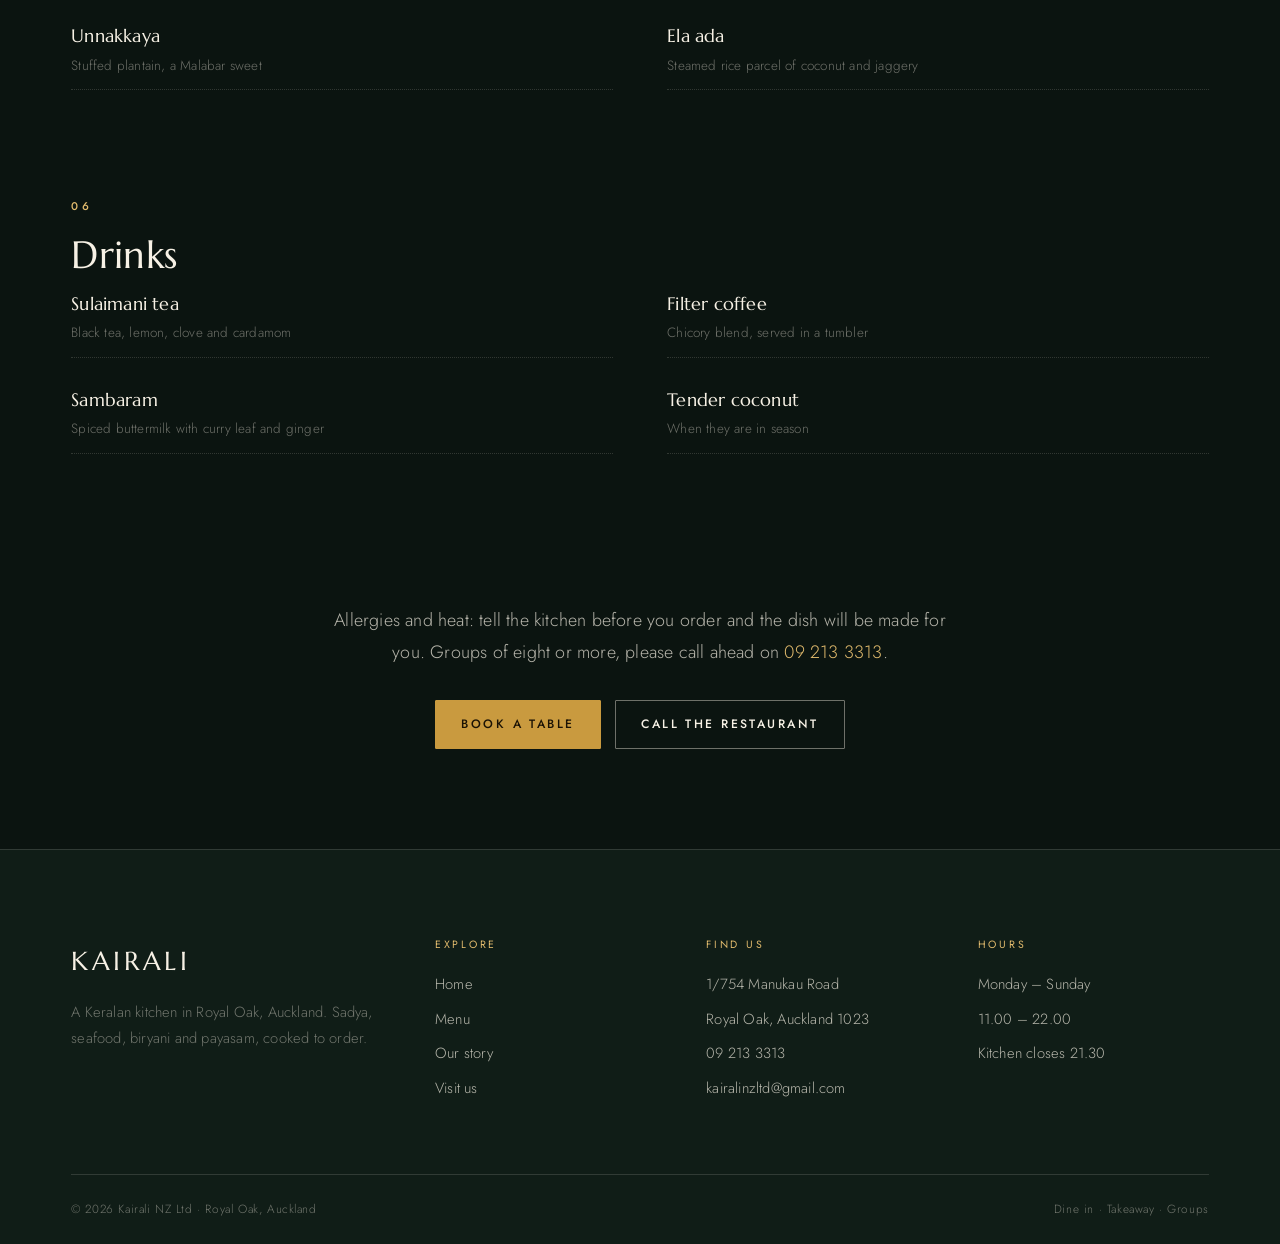
<file: menu.html>
<!DOCTYPE html>
<html lang="en-NZ">
<head>
<meta charset="utf-8">
<meta name="viewport" content="width=device-width, initial-scale=1">
<title>Menu | Kairali — Keralan Restaurant, Royal Oak Auckland</title>
<meta name="description" content="The Kairali menu: sadya, appam and stew, puttu and kadala, Kerala fish curry, meen pollichathu, prawn moilee, Thalassery biryani, payasam. Royal Oak, Auckland.">
<link rel="canonical" href="https://kairali.nz/menu.html">
<meta property="og:title" content="Kairali menu — Keralan kitchen">
<meta property="og:description" content="Sadya, seafood from the Malabar coast, biryani and payasam. Royal Oak, Auckland.">
<meta property="og:type" content="restaurant.menu">
<meta property="og:url" content="https://kairali.nz/menu.html">
<meta property="og:image" content="https://kairali.nz/assets/img/hero-2.jpg">
<link rel="icon" href="data:image/svg+xml,<svg xmlns='http://www.w3.org/2000/svg' viewBox='0 0 100 100'><rect width='100' height='100' rx='50' fill='%230f3b2e'/><text x='50' y='68' font-size='54' font-family='Georgia,serif' fill='%23e2a83c' text-anchor='middle'>K</text></svg>">
<link rel="preconnect" href="https://fonts.googleapis.com">
<link rel="preconnect" href="https://fonts.gstatic.com" crossorigin>
<link href="https://fonts.googleapis.com/css2?family=Marcellus&family=Jost:wght@300;400;500;600&display=swap" rel="stylesheet">
<link rel="stylesheet" href="assets/css/style.css">
</head>
<body>

<div class="topbar">
  <div class="wrap">
    <span>1/754 Manukau Road, Royal Oak · Auckland</span>
    <div class="tb-right">
      <span>Open daily 11.00 – 22.00</span>
      <a href="tel:+6492133313">09 213 3313</a>
    </div>
  </div>
</div>

<header class="site solid">
  <div class="wrap">
    <a class="brand" href="index.html">
      <span class="mark">K</span>
      <span class="name">Kairali<span class="sub">Royal Oak · Auckland</span></span>
    </a>
    <nav class="links" id="links">
      <a href="index.html">Home</a>
      <a href="menu.html" class="on">Menu</a>
      <a href="about.html">Our story</a>
      <a href="contact.html">Visit us</a>
    </nav>
    <div class="cta">
      <a class="btn sm" href="mailto:kairalinzltd@gmail.com?subject=Table%20booking">Book a table</a>
      <button class="menu-toggle" id="mt" aria-label="Menu" aria-expanded="false">☰</button>
    </div>
  </div>
</header>

<main>

<section class="page-hero" style="background-image:url(assets/img/hero-2.jpg)">
  <div class="wrap">
    <p class="eyebrow">The menu</p>
    <h1>Kerala on a plate</h1>
    <p class="lede">Coconut, curry leaf, mustard seed, tamarind and the day's fish. Everything is cooked to order — tell us if you want it mild, and tell us if you don't.</p>
  </div>
</section>

<nav class="menu-nav">
  <div class="wrap">
    <a href="#tiffin">Tiffin</a>
    <a href="#sadya">Sadya &amp; vegetarian</a>
    <a href="#coast">From the coast</a>
    <a href="#biryani">Biryani &amp; curries</a>
    <a href="#sweet">Sweet</a>
    <a href="#drinks">Drinks</a>
  </div>
</nav>

<div class="wrap">

  <section class="menu-sec" id="tiffin">
    <p class="eyebrow no-rule">01</p>
    <h2>Breakfast &amp; tiffin</h2>
    <p class="lead-note">Served through the day. The tiffin plates are the food of a Kerala morning — eaten early, eaten often.</p>
    <div class="menu-list">
      <div class="mi"><div class="mi-top"><span class="mi-n">Appam with vegetable stew</span></div><p class="mi-d">Lace-edged rice pancakes with a gentle coconut stew</p></div>
      <div class="mi"><div class="mi-top"><span class="mi-n">Puttu with kadala curry</span></div><p class="mi-d">Steamed rice and coconut, black chickpea curry</p></div>
      <div class="mi"><div class="mi-top"><span class="mi-n">Idiyappam</span></div><p class="mi-d">String hoppers, with egg or curry</p></div>
      <div class="mi"><div class="mi-top"><span class="mi-n">Masala dosa</span></div><p class="mi-d">Potato masala, sambar, three chutneys</p></div>
      <div class="mi"><div class="mi-top"><span class="mi-n">Uzhunnu vada &amp; sambar</span></div><p class="mi-d">Lentil doughnuts, crisp outside, soft within</p></div>
      <div class="mi"><div class="mi-top"><span class="mi-n">Idli</span></div><p class="mi-d">Steamed rice cakes, podi and coconut chutney</p></div>
    </div>
  </section>

  <section class="menu-sec" id="sadya">
    <p class="eyebrow no-rule">02</p>
    <h2>Sadya &amp; vegetarian</h2>
    <p class="lead-note">The sadya is the Kerala feast: rice on a banana leaf, a ring of small dishes around it. Ask us about a full sadya for a group — we need a day's notice.</p>
    <div class="menu-list">
      <div class="mi"><div class="mi-top"><span class="mi-n">Sadya on banana leaf<span class="mi-tag">Feast</span></span></div><p class="mi-d">Rice, sambar, avial, thoran, kalan, pickle, pappadam, payasam</p></div>
      <div class="mi"><div class="mi-top"><span class="mi-n">Avial</span></div><p class="mi-d">Mixed vegetables, coconut and yoghurt</p></div>
      <div class="mi"><div class="mi-top"><span class="mi-n">Thoran of the day</span></div><p class="mi-d">Garden vegetable, grated coconut, curry leaf</p></div>
      <div class="mi"><div class="mi-top"><span class="mi-n">Kalan</span></div><p class="mi-d">Yam and plantain in a peppered yoghurt gravy</p></div>
      <div class="mi"><div class="mi-top"><span class="mi-n">Olan</span></div><p class="mi-d">Ash gourd and coconut milk, very mild</p></div>
      <div class="mi"><div class="mi-top"><span class="mi-n">Pachadi</span></div><p class="mi-d">Cooling yoghurt with mustard and curry leaf</p></div>
      <div class="mi"><div class="mi-top"><span class="mi-n">Sambar rice</span></div><p class="mi-d">Rice, lentils and vegetables, one bowl</p></div>
    </div>
  </section>

  <section class="menu-sec" id="coast">
    <p class="eyebrow no-rule">03</p>
    <h2>From the Malabar coast</h2>
    <p class="lead-note">Kerala is a coastline before it is anything else. Ask what came in that morning — the fish changes with the boats.</p>
    <div class="menu-list">
      <div class="mi"><div class="mi-top"><span class="mi-n">Meen curry</span></div><p class="mi-d">Fish simmered in tamarind and coconut</p></div>
      <div class="mi"><div class="mi-top"><span class="mi-n">Meen pollichathu</span></div><p class="mi-d">Fish wrapped in banana leaf, grilled with masala</p></div>
      <div class="mi"><div class="mi-top"><span class="mi-n">Prawn moilee</span></div><p class="mi-d">Prawns in mild coconut milk, the Anglo-Indian way</p></div>
      <div class="mi"><div class="mi-top"><span class="mi-n">Karimeen fry</span></div><p class="mi-d">Pearl spot, pan fried in a rice-flour crust</p></div>
      <div class="mi"><div class="mi-top"><span class="mi-n">Koonthal roast</span></div><p class="mi-d">Squid roasted with coconut slivers and pepper</p></div>
      <div class="mi"><div class="mi-top"><span class="mi-n">Fish fry</span></div><p class="mi-d">The day's fish, masala rubbed, fried to order</p></div>
    </div>
  </section>

  <section class="menu-sec" id="biryani">
    <p class="eyebrow no-rule">04</p>
    <h2>Biryani, beef &amp; chicken</h2>
    <p class="lead-note">Thalassery biryani is the northern Kerala school: short-grain kaima rice, less oil, more perfume.</p>
    <div class="menu-list">
      <div class="mi"><div class="mi-top"><span class="mi-n">Thalassery chicken biryani<span class="mi-tag">House</span></span></div><p class="mi-d">Kaima rice, fried onion, raita and pickle</p></div>
      <div class="mi"><div class="mi-top"><span class="mi-n">Malabar mutton biryani</span></div><p class="mi-d">Slow-cooked mutton, with pappadam</p></div>
      <div class="mi"><div class="mi-top"><span class="mi-n">Beef ularthiyathu</span></div><p class="mi-d">Dry-roasted beef, coconut and black pepper</p></div>
      <div class="mi"><div class="mi-top"><span class="mi-n">Chicken mappas</span></div><p class="mi-d">Chicken in coconut milk, gently spiced</p></div>
      <div class="mi"><div class="mi-top"><span class="mi-n">Nadan chicken curry</span></div><p class="mi-d">Country-style, roasted coconut masala</p></div>
      <div class="mi"><div class="mi-top"><span class="mi-n">Kappa &amp; kanji</span></div><p class="mi-d">Tapioca and rice gruel — the Kerala supper</p></div>
    </div>
  </section>

  <section class="menu-sec" id="sweet">
    <p class="eyebrow no-rule">05</p>
    <h2>Sweet</h2>
    <p class="lead-note">Payasam is served warm, in a small glass, the way it ends a sadya.</p>
    <div class="menu-list">
      <div class="mi"><div class="mi-top"><span class="mi-n">Palada payasam</span></div><p class="mi-d">Rice flakes, milk, cardamom, cashew</p></div>
      <div class="mi"><div class="mi-top"><span class="mi-n">Semiya payasam</span></div><p class="mi-d">Vermicelli, milk and nuts</p></div>
      <div class="mi"><div class="mi-top"><span class="mi-n">Unnakkaya</span></div><p class="mi-d">Stuffed plantain, a Malabar sweet</p></div>
      <div class="mi"><div class="mi-top"><span class="mi-n">Ela ada</span></div><p class="mi-d">Steamed rice parcel of coconut and jaggery</p></div>
    </div>
  </section>

  <section class="menu-sec" id="drinks">
    <p class="eyebrow no-rule">06</p>
    <h2>Drinks</h2>
    <div class="menu-list">
      <div class="mi"><div class="mi-top"><span class="mi-n">Sulaimani tea</span></div><p class="mi-d">Black tea, lemon, clove and cardamom</p></div>
      <div class="mi"><div class="mi-top"><span class="mi-n">Filter coffee</span></div><p class="mi-d">Chicory blend, served in a tumbler</p></div>
      <div class="mi"><div class="mi-top"><span class="mi-n">Sambaram</span></div><p class="mi-d">Spiced buttermilk with curry leaf and ginger</p></div>
      <div class="mi"><div class="mi-top"><span class="mi-n">Tender coconut</span></div><p class="mi-d">When they are in season</p></div>
    </div>
  </section>

  <section style="padding-bottom:clamp(56px,8vw,100px)">
    <div class="sec-head center">
      <p class="lede">Allergies and heat: tell the kitchen before you order and the dish will be made for you. Groups of eight or more, please call ahead on <a href="tel:+6492133313" style="color:var(--gold-lt)">09 213 3313</a>.</p>
      <div class="btn-row">
        <a class="btn solid" href="mailto:kairalinzltd@gmail.com?subject=Table%20booking">Book a table</a>
        <a class="btn ghost" href="tel:+6492133313">Call the restaurant</a>
      </div>
    </div>
  </section>

</div>
</main>

<footer>
  <div class="wrap">
    <div class="foot-grid">
      <div class="foot-brand">
        <span class="name">Kairali</span>
        <p>A Keralan kitchen in Royal Oak, Auckland. Sadya, seafood, biryani and payasam, cooked to order.</p>
      </div>
      <div>
        <h4>Explore</h4>
        <ul>
          <li><a href="index.html">Home</a></li>
          <li><a href="menu.html">Menu</a></li>
          <li><a href="about.html">Our story</a></li>
          <li><a href="contact.html">Visit us</a></li>
        </ul>
      </div>
      <div>
        <h4>Find us</h4>
        <ul>
          <li>1/754 Manukau Road</li>
          <li>Royal Oak, Auckland 1023</li>
          <li><a href="tel:+6492133313">09 213 3313</a></li>
          <li><a href="mailto:kairalinzltd@gmail.com">kairalinzltd@gmail.com</a></li>
        </ul>
      </div>
      <div>
        <h4>Hours</h4>
        <ul>
          <li>Monday – Sunday</li>
          <li>11.00 – 22.00</li>
          <li>Kitchen closes 21.30</li>
        </ul>
      </div>
    </div>
    <div class="foot-bottom">
      <span>© <span data-year>2026</span> Kairali NZ Ltd · Royal Oak, Auckland</span>
      <span>Dine in · Takeaway · Groups</span>
    </div>
  </div>
</footer>

<script src="assets/js/main.js"></script>
</body>
</html>
</file>
<file: assets/css/style.css>
/* ==========================================================================
   Kairali — Royal Oak, Auckland
   Keralan restaurant. Dark green / turmeric / cream.
   Plain CSS. No framework, no build step.
   ========================================================================== */

:root{
  --ink:#0b1410;
  --ink-2:#101d17;
  --ink-3:#16261f;
  --green:#12483a;
  --green-soft:#1c6150;
  --gold:#c99a3f;
  --gold-lt:#e2bb6d;
  --cream:#f7f1e5;
  --cream-dim:rgba(247,241,229,.72);
  --cream-faint:rgba(247,241,229,.42);
  --line:rgba(247,241,229,.14);
  --display:"Marcellus","Times New Roman",serif;
  --body:"Jost","Helvetica Neue",Arial,sans-serif;
  --ease:cubic-bezier(.22,.61,.36,1);
  --pad:clamp(20px,4vw,56px);
  --maxw:1240px;
}

*,*::before,*::after{box-sizing:border-box}
html{scroll-behavior:smooth;-webkit-text-size-adjust:100%}
body{
  margin:0;background:var(--ink);color:var(--cream);
  font-family:var(--body);font-weight:300;font-size:16.5px;line-height:1.75;
  letter-spacing:.012em;overflow-x:hidden;
  -webkit-font-smoothing:antialiased;
}
img{max-width:100%;display:block;height:auto}
a{color:inherit;text-decoration:none}
h1,h2,h3,h4{font-family:var(--display);font-weight:400;line-height:1.12;margin:0 0 .5em;letter-spacing:.01em}
h1{font-size:clamp(2.5rem,6.4vw,5.2rem)}
h2{font-size:clamp(2rem,4vw,3.35rem)}
h3{font-size:clamp(1.25rem,2vw,1.6rem)}
p{margin:0 0 1.1em}
p:last-child{margin-bottom:0}
.wrap{width:100%;max-width:var(--maxw);margin:0 auto;padding:0 var(--pad)}
.center{text-align:center}
::selection{background:var(--gold);color:var(--ink)}

/* ---------- small type ---------- */
.eyebrow{
  font-family:var(--body);font-size:.7rem;font-weight:500;letter-spacing:.34em;
  text-transform:uppercase;color:var(--gold-lt);margin:0 0 1.1rem;
  display:flex;align-items:center;gap:.9rem;
}
.center .eyebrow{justify-content:center}
.eyebrow::before,.eyebrow::after{content:"";height:1px;width:34px;background:currentColor;opacity:.55}
.eyebrow:not(:has(+ *))::after{display:none}
.eyebrow.no-rule::before,.eyebrow.no-rule::after{display:none}
.lede{font-size:clamp(1.02rem,1.4vw,1.16rem);color:var(--cream-dim);max-width:62ch}
.center .lede{margin-left:auto;margin-right:auto}
.muted{color:var(--cream-dim)}

/* ---------- buttons ---------- */
.btn{
  display:inline-flex;align-items:center;justify-content:center;gap:.6rem;
  font-family:var(--body);font-size:.76rem;font-weight:500;letter-spacing:.2em;
  text-transform:uppercase;padding:1.05em 2.1em;border:1px solid var(--gold);
  color:var(--gold-lt);background:transparent;cursor:pointer;
  transition:background .35s var(--ease),color .35s var(--ease),border-color .35s var(--ease);
  border-radius:1px;
}
.btn:hover{background:var(--gold);color:#1a1204;border-color:var(--gold)}
.btn.solid{background:var(--gold);color:#1a1204}
.btn.solid:hover{background:var(--gold-lt);border-color:var(--gold-lt)}
.btn.ghost{border-color:rgba(247,241,229,.42);color:var(--cream)}
.btn.ghost:hover{background:var(--cream);color:var(--ink);border-color:var(--cream)}
.btn.sm{padding:.85em 1.5em;font-size:.7rem}
.btn-row{display:flex;flex-wrap:wrap;gap:.85rem;margin-top:2rem}
.center .btn-row{justify-content:center}

/* ---------- top bar ---------- */
.topbar{
  background:var(--ink);border-bottom:1px solid var(--line);
  font-size:.74rem;letter-spacing:.14em;text-transform:uppercase;color:var(--cream-faint);
}
.topbar .wrap{display:flex;justify-content:space-between;gap:1rem;align-items:center;height:42px}
.topbar a:hover{color:var(--gold-lt)}
.topbar .tb-right{display:flex;gap:1.6rem;align-items:center}
@media(max-width:760px){.topbar .tb-right span{display:none}.topbar .wrap{height:38px;font-size:.66rem}}

/* ---------- header ---------- */
.site{
  position:fixed;top:0;left:0;right:0;z-index:90;
  transition:background .45s var(--ease),box-shadow .45s var(--ease),border-color .45s var(--ease);
  border-bottom:1px solid transparent;
}
.site .wrap{display:flex;align-items:center;justify-content:space-between;gap:1.5rem;height:88px}
.site.scrolled,.site.solid{background:rgba(11,20,16,.96);backdrop-filter:blur(10px);border-bottom-color:var(--line)}
.site.scrolled .wrap,.site.solid .wrap{height:70px}
.brand{display:flex;align-items:center;gap:.8rem;flex-shrink:0}
.brand .mark{
  width:42px;height:42px;border:1px solid var(--gold);border-radius:50%;
  display:grid;place-items:center;font-family:var(--display);font-size:1.3rem;
  color:var(--gold-lt);flex-shrink:0;
}
.brand .name{font-family:var(--display);font-size:1.42rem;line-height:1;letter-spacing:.12em;text-transform:uppercase}
.brand .sub{
  display:block;font-family:var(--body);font-size:.58rem;letter-spacing:.3em;
  text-transform:uppercase;color:var(--cream-faint);margin-top:.42rem;
}
.links{display:flex;align-items:center;gap:2.1rem;font-size:.74rem;letter-spacing:.2em;text-transform:uppercase}
.links a{position:relative;padding:.4rem 0;color:var(--cream-dim);transition:color .3s}
.links a::after{
  content:"";position:absolute;left:0;bottom:0;height:1px;width:0;background:var(--gold);
  transition:width .35s var(--ease);
}
.links a:hover,.links a.on{color:var(--cream)}
.links a:hover::after,.links a.on::after{width:100%}
.site .cta{display:flex;align-items:center;gap:1rem}
.menu-toggle{
  display:none;background:none;border:1px solid var(--line);color:var(--cream);
  width:44px;height:44px;font-size:1.1rem;cursor:pointer;border-radius:1px;
}
@media(max-width:1080px){
  .links{
    position:fixed;inset:0 0 auto;top:0;height:100dvh;flex-direction:column;justify-content:center;
    gap:2rem;background:rgba(11,20,16,.985);font-size:.95rem;letter-spacing:.24em;
    transform:translateY(-102%);transition:transform .5s var(--ease);z-index:95;
  }
  .links.open{transform:translateY(0)}
  .menu-toggle{display:grid;place-items:center;z-index:96;position:relative}
  .site .cta .btn{display:none}
  .brand .sub{display:none}
}

/* ---------- hero ---------- */
.hero{position:relative;min-height:100svh;display:flex;align-items:center;overflow:hidden;isolation:isolate}
.hero-slides{position:absolute;inset:0;z-index:-2}
.hero-slide{
  position:absolute;inset:0;opacity:0;transition:opacity 1.6s var(--ease);
  background-size:cover;background-position:center;transform:scale(1.06);
}
.hero-slide.on{opacity:1;animation:kb 11s var(--ease) forwards}
@keyframes kb{from{transform:scale(1.02)}to{transform:scale(1.11)}}
.hero::after{
  content:"";position:absolute;inset:0;z-index:-1;
  background:
    linear-gradient(180deg,rgba(7,14,11,.86) 0%,rgba(7,14,11,.5) 34%,rgba(7,14,11,.66) 72%,rgba(7,14,11,.95) 100%),
    radial-gradient(120% 90% at 50% 40%,rgba(7,14,11,0) 30%,rgba(7,14,11,.55) 100%);
}
.hero .wrap{position:relative;z-index:2;padding-top:120px;padding-bottom:110px;text-align:center}
.hero h1{margin:.2em 0 .35em;text-shadow:0 2px 40px rgba(0,0,0,.45)}
.hero h1 em{font-style:italic;color:var(--gold-lt);display:block;font-size:.92em}
.hero .lede{margin:0 auto;color:rgba(247,241,229,.86)}
.hero-dots{
  position:absolute;bottom:38px;left:0;right:0;z-index:3;display:flex;justify-content:center;gap:.7rem;
}
.hero-dots button{
  width:34px;height:2px;background:rgba(247,241,229,.3);border:0;padding:0;cursor:pointer;
  transition:background .3s;position:relative;
}
.hero-dots button.on{background:var(--gold)}
.scroll-cue{
  position:absolute;bottom:34px;right:var(--pad);z-index:3;font-size:.6rem;letter-spacing:.3em;
  text-transform:uppercase;color:var(--cream-faint);writing-mode:vertical-rl;
}
.scroll-cue::after{content:"";display:block;width:1px;height:52px;background:var(--cream-faint);margin:.7rem auto 0}
@media(max-width:760px){.scroll-cue{display:none}.hero .wrap{padding-top:100px;padding-bottom:120px}}

/* ---------- quick bar ---------- */
.quickbar{background:var(--ink-2);border-bottom:1px solid var(--line)}
.quickbar .wrap{display:grid;grid-template-columns:repeat(3,1fr);gap:0;padding:0}
.quickbar a{
  display:flex;flex-direction:column;align-items:center;justify-content:center;gap:.5rem;
  padding:2.1rem 1rem;border-right:1px solid var(--line);
  font-size:.72rem;letter-spacing:.24em;text-transform:uppercase;color:var(--cream-dim);
  transition:background .35s,color .35s;
}
.quickbar a:last-child{border-right:0}
.quickbar a:hover{background:var(--green);color:#fff}
.quickbar .qb-t{font-family:var(--display);font-size:1.16rem;letter-spacing:.08em;text-transform:none;color:var(--cream)}
.quickbar .qb-s{font-size:.64rem;letter-spacing:.2em;color:var(--cream-faint)}
@media(max-width:700px){
  .quickbar .wrap{grid-template-columns:1fr}
  .quickbar a{border-right:0;border-bottom:1px solid var(--line);padding:1.3rem 1rem;flex-direction:row;gap:1rem}
  .quickbar .qb-s{display:none}
}

/* ---------- sections ---------- */
section{padding:clamp(64px,9vw,132px) 0}
.band{background:var(--ink-2)}
.band-cream{background:var(--cream);color:var(--ink)}
.band-cream .lede,.band-cream .muted{color:rgba(11,20,16,.72)}
.band-cream .eyebrow{color:#8a6420}
.sec-head{max-width:720px}
.sec-head.center{margin:0 auto}
.sec-head p{margin-top:.4rem}

/* ---------- about ---------- */
.about{display:grid;grid-template-columns:1.05fr .95fr;gap:clamp(2rem,5vw,5.5rem);align-items:center}
.about-media{position:relative}
.about-media .a1{width:88%;border:1px solid var(--line)}
.about-media .a2{
  position:absolute;right:0;bottom:-12%;width:52%;
  border:8px solid var(--ink);box-shadow:0 30px 60px rgba(0,0,0,.45);
}
.about-media .badge{
  position:absolute;left:-6px;top:-6px;background:var(--gold);color:#1a1204;
  font-family:var(--display);font-size:.92rem;letter-spacing:.16em;padding:.75rem 1.15rem;
  text-transform:uppercase;
}
.about-txt h2{margin-bottom:.7em}
.about-facts{display:grid;grid-template-columns:repeat(2,1fr);gap:1.6rem 2rem;margin-top:2.2rem;padding-top:2.2rem;border-top:1px solid var(--line)}
.about-facts dt{font-size:.66rem;letter-spacing:.24em;text-transform:uppercase;color:var(--gold-lt);margin-bottom:.3rem}
.about-facts dd{margin:0;font-family:var(--display);font-size:1.06rem;color:var(--cream)}
@media(max-width:900px){
  .about{grid-template-columns:1fr}
  .about-media{max-width:520px}
  .about-media .a2{bottom:-8%}
}

/* ---------- menu ---------- */
.menu-tabs{display:flex;flex-wrap:wrap;gap:.4rem;justify-content:center;margin:2.6rem 0 3rem}
.menu-tabs button{
  background:none;border:1px solid var(--line);color:var(--cream-dim);cursor:pointer;
  font-family:var(--body);font-size:.72rem;letter-spacing:.18em;text-transform:uppercase;
  padding:.85em 1.5em;transition:.3s var(--ease);border-radius:1px;
}
.menu-tabs button:hover{color:var(--cream);border-color:rgba(247,241,229,.35)}
.menu-tabs button.on{background:var(--gold);border-color:var(--gold);color:#1a1204}
.dish-panel{display:none;animation:fade .5s var(--ease)}
.dish-panel.on{display:block}
@keyframes fade{from{opacity:0;transform:translateY(8px)}to{opacity:1;transform:none}}
.dish-grid{display:grid;grid-template-columns:repeat(2,1fr);gap:1.9rem 3.4rem}
.dish{display:flex;justify-content:space-between;align-items:baseline;gap:1rem;padding-bottom:.85rem;border-bottom:1px dotted rgba(247,241,229,.18)}
.dish .d-n{font-family:var(--display);font-size:1.12rem;color:var(--cream)}
.dish .d-d{display:block;font-family:var(--body);font-size:.85rem;color:var(--cream-faint);margin-top:.15rem}
.dish .d-p{font-size:.8rem;letter-spacing:.12em;color:var(--gold-lt);white-space:nowrap}
@media(max-width:760px){.dish-grid{grid-template-columns:1fr;gap:1.4rem}}

/* full menu page */
.menu-nav{
  position:sticky;top:70px;z-index:40;background:rgba(11,20,16,.96);
  backdrop-filter:blur(8px);border-bottom:1px solid var(--line);
}
.menu-nav .wrap{display:flex;gap:1.6rem;overflow-x:auto;padding-top:.95rem;padding-bottom:.95rem;scrollbar-width:none}
.menu-nav .wrap::-webkit-scrollbar{display:none}
.menu-nav a{font-size:.68rem;letter-spacing:.2em;text-transform:uppercase;color:var(--cream-faint);white-space:nowrap;padding:.3rem 0;border-bottom:1px solid transparent}
.menu-nav a:hover{color:var(--gold-lt);border-bottom-color:var(--gold)}
.menu-sec{padding-top:clamp(44px,6vw,80px);padding-bottom:clamp(20px,3vw,30px);scroll-margin-top:150px}
.menu-sec h2{font-size:clamp(1.7rem,3vw,2.4rem);margin-bottom:.3em}
.menu-sec .lead-note{font-size:.86rem;color:var(--cream-faint);max-width:60ch;margin-bottom:2.2rem}
.menu-list{display:grid;grid-template-columns:repeat(2,1fr);gap:1.7rem 3.4rem}
.mi{border-bottom:1px dotted rgba(247,241,229,.16);padding-bottom:.75rem}
.mi .mi-top{display:flex;justify-content:space-between;gap:1rem;align-items:baseline}
.mi .mi-n{font-family:var(--display);font-size:1.1rem}
.mi .mi-d{font-size:.84rem;color:var(--cream-faint);margin:.1rem 0 0}
.mi .mi-tag{font-size:.6rem;letter-spacing:.18em;text-transform:uppercase;color:var(--gold-lt);border:1px solid rgba(201,154,63,.4);padding:.15em .55em;margin-left:.5rem;white-space:nowrap}
@media(max-width:760px){.menu-list{grid-template-columns:1fr}}

/* ---------- gallery ---------- */
.gal{display:grid;grid-template-columns:repeat(3,1fr);gap:12px}
.gal figure{margin:0;position:relative;overflow:hidden;aspect-ratio:4/3}
.gal img{width:100%;height:100%;object-fit:cover;transition:transform .9s var(--ease),filter .6s}
.gal figure:hover img{transform:scale(1.07);filter:brightness(1.06)}
.gal figcaption{
  position:absolute;inset:auto 0 0;padding:1.1rem 1.2rem;font-size:.7rem;letter-spacing:.2em;
  text-transform:uppercase;color:#fff;background:linear-gradient(transparent,rgba(7,14,11,.82));
  opacity:0;transform:translateY(6px);transition:.4s var(--ease);
}
.gal figure:hover figcaption{opacity:1;transform:none}
@media(max-width:860px){.gal{grid-template-columns:repeat(2,1fr)}}
@media(max-width:560px){.gal{grid-template-columns:1fr 1fr;gap:8px}.gal figcaption{display:none}}

/* ---------- quote strip ---------- */
.quote{background:var(--green);position:relative;text-align:center}
.quote p{font-family:var(--display);font-size:clamp(1.35rem,2.6vw,2.05rem);line-height:1.45;max-width:22ch;margin:0 auto;color:#fff}
.quote p{max-width:34ch}
.quote .who{font-size:.7rem;letter-spacing:.28em;text-transform:uppercase;color:rgba(255,255,255,.6);margin-top:1.6rem}

/* ---------- visit ---------- */
.visit{display:grid;grid-template-columns:1fr 1fr;gap:0;align-items:stretch;border:1px solid var(--line)}
.visit-info{padding:clamp(2rem,4vw,4rem)}
.visit-info h2{margin-bottom:.7em}
.vrow{display:flex;gap:1.1rem;padding:1.15rem 0;border-bottom:1px solid var(--line)}
.vrow:last-of-type{border-bottom:0}
.vrow .k{font-size:.64rem;letter-spacing:.24em;text-transform:uppercase;color:var(--gold-lt);width:96px;flex-shrink:0;padding-top:.3rem}
.vrow .v{font-size:.98rem;color:var(--cream)}
.vrow .v small{display:block;color:var(--cream-faint);font-size:.84rem}
.hours{list-style:none;margin:0;padding:0;font-size:.94rem}
.hours li{display:flex;justify-content:space-between;gap:1rem;padding:.22rem 0;color:var(--cream-dim)}
.hours li span:last-child{color:var(--cream)}
.map{min-height:420px;background:var(--ink-3)}
.map iframe{width:100%;height:100%;min-height:420px;border:0;display:block;filter:grayscale(.35) contrast(1.05)}
@media(max-width:900px){.visit{grid-template-columns:1fr}.map{min-height:320px}.map iframe{min-height:320px}}

/* ---------- contact form ---------- */
.form{display:grid;grid-template-columns:1fr 1fr;gap:1.2rem;margin-top:2rem}
.field{display:flex;flex-direction:column;gap:.45rem}
.field.full{grid-column:1/-1}
.field label{font-size:.64rem;letter-spacing:.22em;text-transform:uppercase;color:var(--gold-lt)}
.field input,.field select,.field textarea{
  background:rgba(247,241,229,.04);border:1px solid var(--line);color:var(--cream);
  font-family:var(--body);font-size:.95rem;font-weight:300;padding:.85rem 1rem;border-radius:1px;
  transition:border-color .3s,background .3s;
}
.field input:focus,.field select:focus,.field textarea:focus{outline:0;border-color:var(--gold);background:rgba(247,241,229,.07)}
.field textarea{min-height:130px;resize:vertical}
.field input::placeholder,.field textarea::placeholder{color:rgba(247,241,229,.32)}
@media(max-width:640px){.form{grid-template-columns:1fr}}

/* ---------- footer ---------- */
footer{background:var(--ink-2);border-top:1px solid var(--line);padding:clamp(48px,7vw,90px) 0 0}
.foot-grid{display:grid;grid-template-columns:1.4fr 1fr 1fr 1fr;gap:2.5rem}
footer h4{font-family:var(--body);font-size:.66rem;letter-spacing:.26em;text-transform:uppercase;color:var(--gold-lt);margin-bottom:1.3rem}
footer ul{list-style:none;margin:0;padding:0;font-size:.92rem;color:var(--cream-dim)}
footer li{margin-bottom:.55rem}
footer a:hover{color:var(--gold-lt)}
.foot-brand .name{font-family:var(--display);font-size:1.6rem;letter-spacing:.14em;text-transform:uppercase;color:var(--cream)}
.foot-brand p{font-size:.92rem;color:var(--cream-faint);max-width:34ch;margin-top:1rem}
.foot-bottom{
  margin-top:clamp(2.5rem,5vw,4rem);border-top:1px solid var(--line);padding:1.5rem 0;
  display:flex;justify-content:space-between;gap:1rem;flex-wrap:wrap;
  font-size:.74rem;color:var(--cream-faint);letter-spacing:.05em;
}
@media(max-width:860px){.foot-grid{grid-template-columns:1fr 1fr}}
@media(max-width:520px){.foot-grid{grid-template-columns:1fr;gap:1.8rem}}

/* ---------- page hero (inner pages) ---------- */
.page-hero{
  position:relative;padding:clamp(140px,18vw,220px) 0 clamp(56px,7vw,90px);
  background-size:cover;background-position:center;text-align:center;isolation:isolate;
}
.page-hero::before{content:"";position:absolute;inset:0;z-index:-1;background:linear-gradient(180deg,rgba(7,14,11,.9),rgba(7,14,11,.72) 50%,var(--ink))}
.page-hero h1{margin-bottom:.3em}
.page-hero .lede{margin:0 auto}

/* ---------- reveal on scroll ---------- */
.rv{opacity:0;transform:translateY(22px);transition:opacity .9s var(--ease),transform .9s var(--ease)}
.rv.in{opacity:1;transform:none}
@media(prefers-reduced-motion:reduce){
  .rv{opacity:1;transform:none;transition:none}
  .hero-slide.on{animation:none}
  .hero-slide{transition:none}
  html{scroll-behavior:auto}
}
</file>
